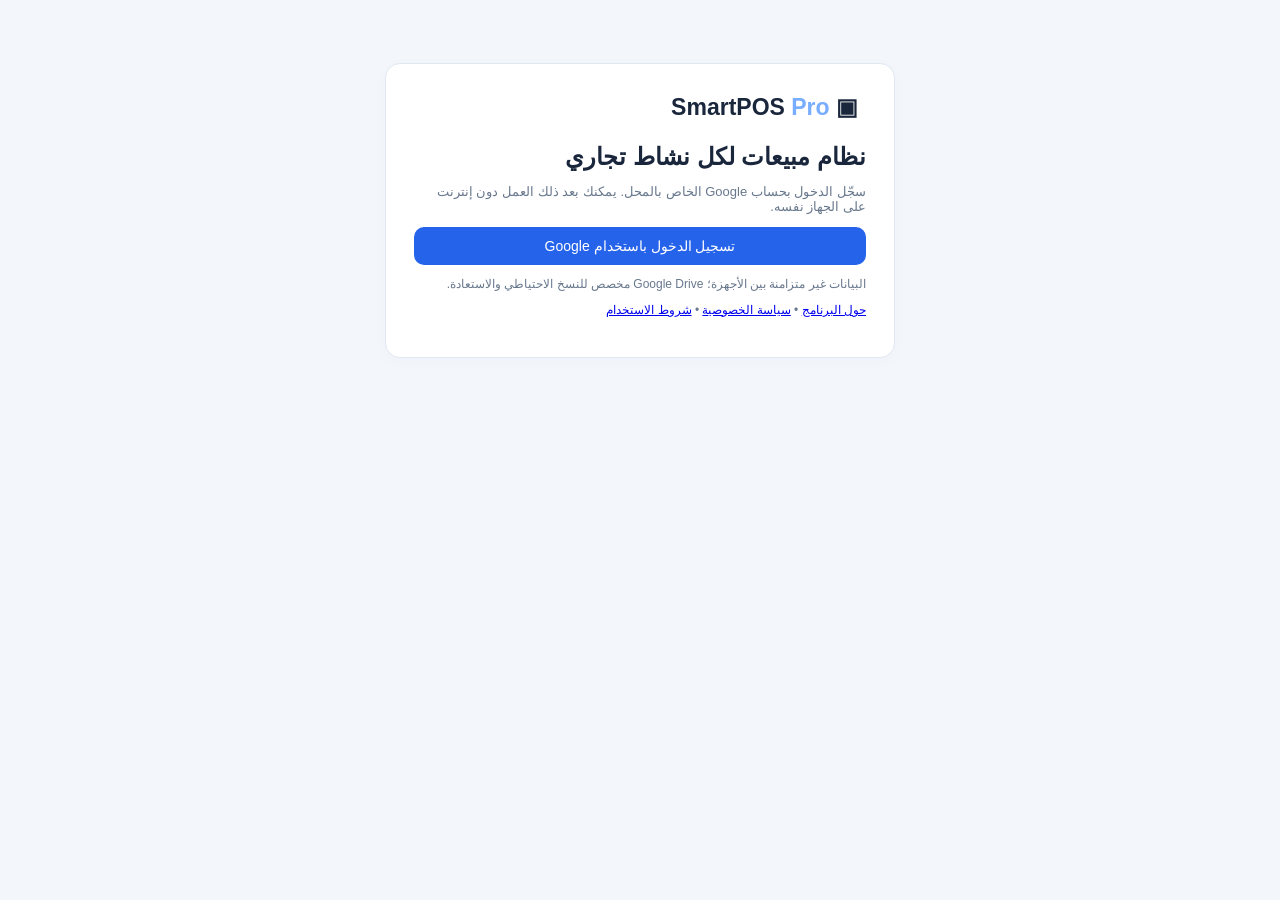
<file: index.html>
<!doctype html>
<html lang="ar" dir="rtl"><head>
<meta charset="UTF-8"><meta name="viewport" content="width=device-width,initial-scale=1">
<meta name="apple-mobile-web-app-capable" content="yes"><meta name="apple-mobile-web-app-status-bar-style" content="default"><meta name="theme-color" content="#111d35">
<meta name="description" content="SmartPOS Pro نظام نقاط بيع ومخزون">
<title>SmartPOS Pro | الإصدار 8</title>
<link rel="icon" href="./icon.svg" type="image/svg+xml"><link rel="manifest" href="./manifest.webmanifest"><link rel="stylesheet" href="./styles.css?v=8">
<script src="https://accounts.google.com/gsi/client" async defer></script>
<script src="./vendor/html5-qrcode.min.js" defer></script><script src="./vendor/JsBarcode.all.min.js" defer></script><script src="./drive.js" defer></script><script src="./app.js?v=8" defer></script>
</head><body>
<div id="signin" class="setup card">
<div class="logo dark">▣ SmartPOS <b>Pro</b></div><h1>نظام مبيعات لكل نشاط تجاري</h1>
<p class="muted">سجّل الدخول بحساب Google الخاص بالمحل. يمكنك بعد ذلك العمل دون إنترنت على الجهاز نفسه.</p>
<button id="btnGoogle" class="primary wide">تسجيل الدخول باستخدام Google</button>
<div id="offlineArea" class="hidden"><hr><p class="muted">الإنترنت غير متاح؟ افتح البيانات المحلية لآخر حساب استخدم هذا الجهاز.</p>
<button id="btnOffline" class="wide">المتابعة دون اتصال</button></div>
<p class="muted small">البيانات غير متزامنة بين الأجهزة؛ Google Drive مخصص للنسخ الاحتياطي والاستعادة.</p><p class="muted small"><a href="./about.html">حول البرنامج</a> • <a href="./privacy.html">سياسة الخصوصية</a> • <a href="./terms.html">شروط الاستخدام</a></p>
</div>
<div id="setup" class="setup card hidden"><div class="logo dark">▣ SmartPOS <b>Pro</b></div><h1>إعداد المحل</h1>
<form id="formSetup"><label>اسم المنشأة<input required id="businessName" maxlength="100" placeholder="مثال: محلات الأمل"></label>
<label>طبيعة النشاط<select id="businessType">
<option value="fashion">ملابس</option><option value="shoes">أحذية</option><option value="restaurant">مطعم ومقهى</option>
<option value="accessories">إكسسوارات</option><option value="market">سوبرماركت</option><option value="electronics">إلكترونيات</option><option value="general">تجارة عامة</option></select></label>
<label>العملة<select id="currency"><option value="₪">شيكل ₪</option><option value="$">دولار $</option><option value="د.أ">دينار أردني</option></select></label>
<button class="primary wide">إنشاء المنشأة</button></form></div>
<div id="shell" class="layout hidden"><aside>
<div class="logo">▣ SmartPOS <b>Pro</b></div><p id="sideName" class="subtle"></p>
<nav id="menu"><button data-page="dashboard">◈ لوحة التحكم</button><button data-page="pos">▣ نقطة البيع</button>
<button data-page="products">▤ المنتجات والمخزون</button><button data-page="sales">▥ الفواتير</button>
<button data-page="reports">▧ التقارير</button><button data-page="settings">⚙ الإعدادات وDrive</button></nav>
<p class="aside-foot">حفظ محلي • نسخ احتياطية عبر Google Drive</p>
</aside><main><header><div><h1 id="title"></h1><p id="subtitle" class="muted"></p></div>
<div class="row"><span id="online" class="chip"></span><button id="newSale" class="primary">+ فاتورة جديدة</button></div></header>
<div id="content"></div></main></div><div id="toast" class="toast hidden" role="status" aria-live="polite"></div>
</body></html>
</file>
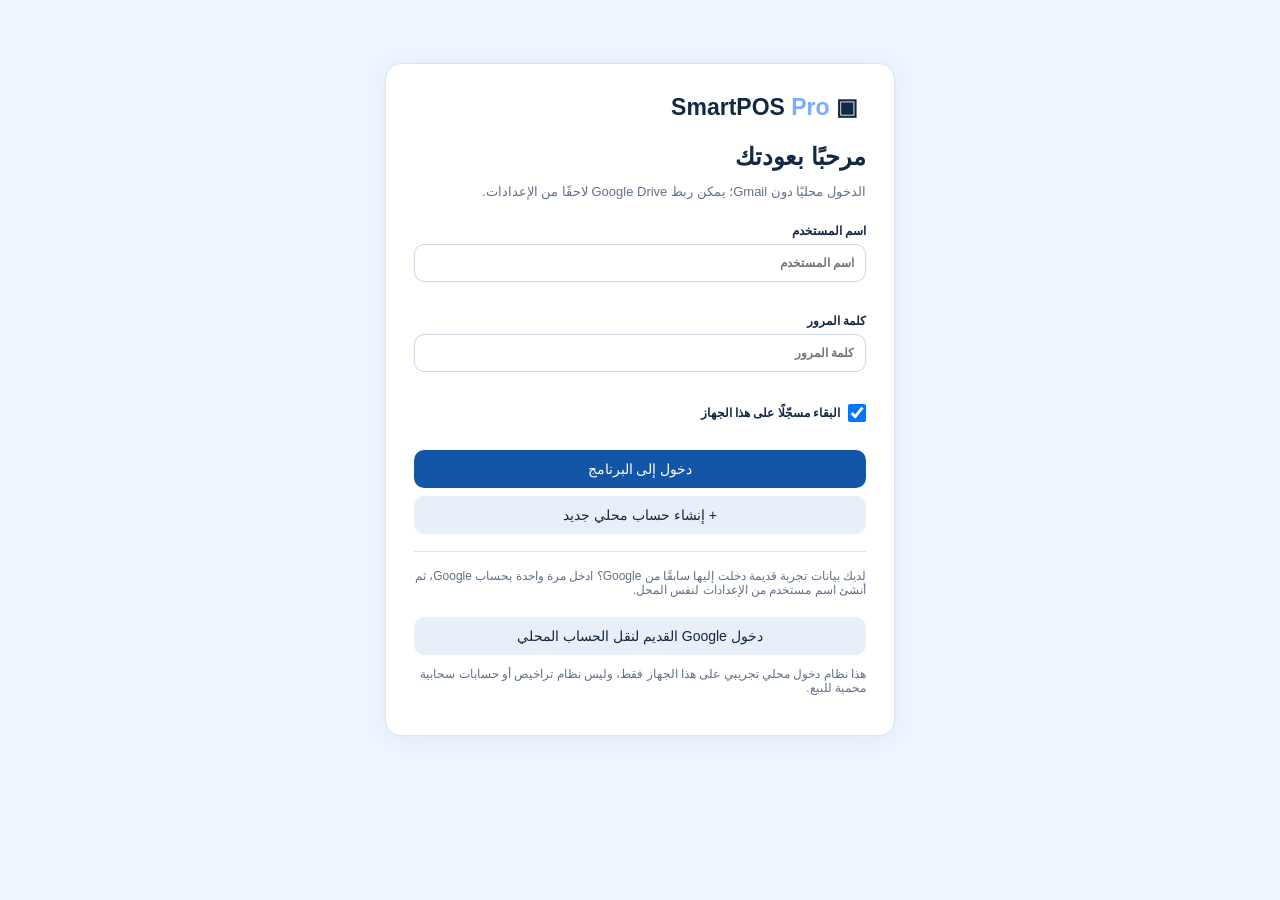
<file: blue-full-preview/index.html>
<!doctype html>
<html lang="ar" dir="rtl"><head><meta charset="utf-8">
<meta name="viewport" content="width=device-width,initial-scale=1">
<meta name="theme-color" content="#1355a7">
<title>SmartPOS Pro — النسخ الذكية V9</title>
<link rel="icon" href="../icon.svg" type="image/svg+xml">
<link rel="manifest" href="./manifest.webmanifest">
<link rel="stylesheet" href="./styles.css?v=9">
<script src="https://accounts.google.com/gsi/client" async defer></script>
<script src="../vendor/html5-qrcode.min.js" defer></script>
<script src="../vendor/JsBarcode.all.min.js" defer></script>
<script src="./drive.js?v=9" defer></script><script src="./app.js?v=9" defer></script>
</head><body>
<div id="signin" class="setup card"><div class="logo dark">▣ SmartPOS <b>Pro</b></div>
<h1>مرحبًا بعودتك</h1><p class="muted">الدخول محليًا دون Gmail؛ يمكن ربط Google Drive لاحقًا من الإعدادات.</p>
<form id="formLocalLogin" class="local-login-form">
<label>اسم المستخدم<input id="localUsername" required autocapitalize="none" spellcheck="false" autocomplete="username" placeholder="اسم المستخدم"></label>
<label>كلمة المرور<input id="localPassword" required type="password" autocomplete="current-password" placeholder="كلمة المرور"></label>
<label class="remember-row"><input id="rememberDevice" type="checkbox" checked> البقاء مسجّلًا على هذا الجهاز</label>
<button id="btnLocalLogin" class="primary wide" type="submit">دخول إلى البرنامج</button></form>
<button id="toggleRegister" class="wide" type="button">+ إنشاء حساب محلي جديد</button>
<div id="registerArea" class="hidden"><hr><form id="formLocalRegister">
<h2>إنشاء حساب تجريبي</h2><label>اسم المستخدم<input id="registerUsername" autocapitalize="none" required pattern="[a-zA-Z0-9_.-]{3,32}" autocomplete="username"></label>
<label>كلمة المرور (8 أحرف على الأقل)<input id="registerPassword" required type="password" minlength="8" autocomplete="new-password"></label>
<button id="btnRegister" class="primary wide" type="submit">إنشاء الحساب وفتح البرنامج</button></form></div>
<hr><p class="muted small">لديك بيانات تجربة قديمة دخلت إليها سابقًا من Google؟ ادخل مرة واحدة بحساب Google، ثم أنشئ اسم مستخدم من الإعدادات لنفس المحل.</p>
<button id="btnGoogle" class="wide" type="button">دخول Google القديم لنقل الحساب المحلي</button>
<p class="muted small">هذا نظام دخول محلي تجريبي على هذا الجهاز فقط، وليس نظام تراخيص أو حسابات سحابية محمية للبيع.</p></div>
<div id="setup" class="setup card hidden"><div class="logo dark">▣ SmartPOS <b>Pro</b></div><h1>إعداد محل تجريبي</h1>
<form id="formSetup"><label>اسم المنشأة<input required id="businessName" maxlength="100"></label>
<label>طبيعة النشاط<select id="businessType"><option value="fashion">ملابس</option><option value="shoes">أحذية</option><option value="restaurant">مطعم ومقهى</option><option value="accessories">إكسسوارات</option><option value="market">سوبرماركت</option><option value="electronics">إلكترونيات</option><option value="general">تجارة عامة</option></select></label>
<label>العملة<select id="currency"><option value="₪">شيكل ₪</option><option value="$">دولار $</option><option value="د.أ">دينار أردني</option></select></label><button class="primary wide">إنشاء المحل</button></form></div>
<div id="shell" class="layout hidden"><aside><div class="logo">▣ SmartPOS <b>Pro</b></div><p id="sideName" class="subtle"></p>
<nav id="menu"><button data-page="dashboard">◈ لوحة التحكم</button><button data-page="pos">▣ نقطة البيع</button><button data-page="products">▤ المنتجات والمخزون</button><button data-page="sales">▥ الفواتير</button><button data-page="reports">▧ التقارير</button><button data-page="settings">⚙ الإعدادات وDrive</button></nav>
<p class="aside-foot">تجربة تصميم كاملة — لا تغيّر بيانات البرنامج الأساسي</p></aside>
<main><header><div><h1 id="title"></h1><p id="subtitle" class="muted"></p></div>
<div class="row"><span id="online" class="chip"></span><button id="newSale" class="primary">+ فاتورة جديدة</button></div></header>
<div id="content"></div></main></div><div id="toast" class="toast hidden" role="status" aria-live="polite"></div>
</body></html>
</file>
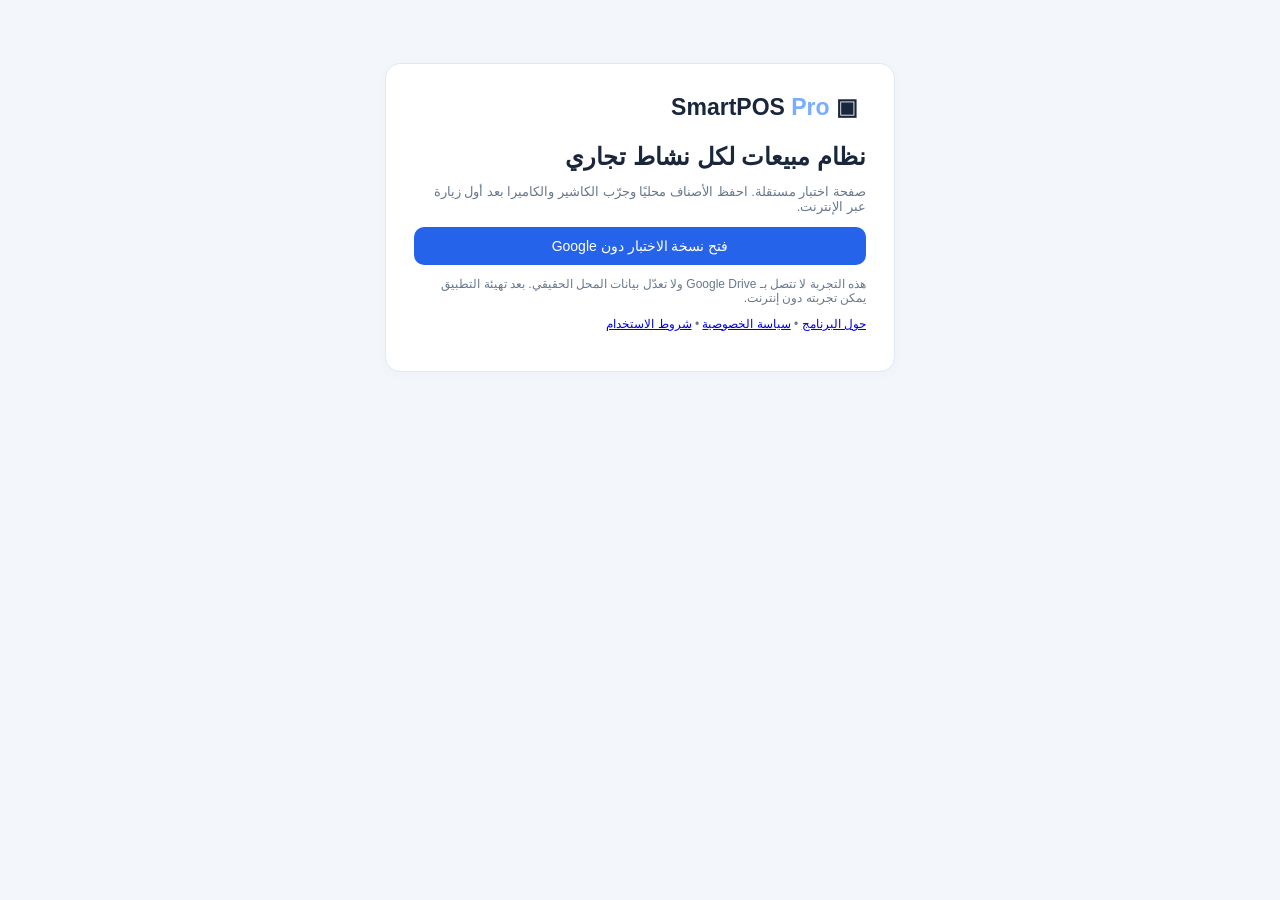
<file: offline-test/index.html>
<!doctype html>
<html lang="ar" dir="rtl"><head>
<meta charset="UTF-8"><meta name="viewport" content="width=device-width,initial-scale=1">
<meta name="theme-color" content="#111d35">
<meta name="description" content="SmartPOS Pro نظام نقاط بيع ومخزون">
<title>SmartPOS Pro</title>
<link rel="icon" href="./icon.svg" type="image/svg+xml"><link rel="manifest" href="./manifest.webmanifest"><link rel="stylesheet" href="./styles.css">

<script src="./drive-demo.js" defer></script><script src="./app.js" defer></script><script src="./enhance.js" defer></script>
</head><body>
<div id="signin" class="setup card">
<div class="logo dark">▣ SmartPOS <b>Pro</b></div><h1>نظام مبيعات لكل نشاط تجاري</h1>
<p class="muted">صفحة اختبار مستقلة. احفظ الأصناف محليًا وجرّب الكاشير والكاميرا بعد أول زيارة عبر الإنترنت.</p>
<button id="btnGoogle" class="primary wide">فتح نسخة التجربة دون Google</button>
<div id="offlineArea" class="hidden"><hr><p class="muted">الإنترنت غير متاح؟ افتح البيانات المحلية لآخر حساب استخدم هذا الجهاز.</p>
<button id="btnOffline" class="wide">المتابعة دون اتصال</button></div>
<p class="muted small">هذه التجربة لا تتصل بـ Google Drive ولا تعدّل بيانات المحل الحقيقي. بعد تهيئة التطبيق يمكن تجربته دون إنترنت.</p><p class="muted small"><a href="./about.html">حول البرنامج</a> • <a href="./privacy.html">سياسة الخصوصية</a> • <a href="./terms.html">شروط الاستخدام</a></p>
</div>
<div id="setup" class="setup card hidden"><div class="logo dark">▣ SmartPOS <b>Pro</b></div><h1>إعداد المحل</h1>
<form id="formSetup"><label>اسم المنشأة<input required id="businessName" maxlength="100" placeholder="مثال: محلات الأمل"></label>
<label>طبيعة النشاط<select id="businessType">
<option value="fashion">ملابس</option><option value="shoes">أحذية</option><option value="restaurant">مطعم ومقهى</option>
<option value="accessories">إكسسوارات</option><option value="market">سوبرماركت</option><option value="electronics">إلكترونيات</option><option value="general">تجارة عامة</option></select></label>
<label>العملة<select id="currency"><option value="₪">شيكل ₪</option><option value="$">دولار $</option><option value="د.أ">دينار أردني</option></select></label>
<button class="primary wide">إنشاء المنشأة</button></form></div>
<div id="shell" class="layout hidden"><aside>
<div class="logo">▣ SmartPOS <b>Pro</b></div><p id="sideName" class="subtle"></p>
<nav id="menu"><button data-page="dashboard">◈ لوحة التحكم</button><button data-page="pos">▣ نقطة البيع</button>
<button data-page="products">▤ المنتجات والمخزون</button><button data-page="sales">▥ الفواتير</button>
<button data-page="reports">▧ التقارير</button><button data-page="settings">⚙ الإعدادات وDrive</button></nav>
<p class="aside-foot">البيانات محفوظة على هذا الجهاز فقط</p>
</aside><main><header><div><h1 id="title"></h1><p id="subtitle" class="muted"></p></div>
<div class="row"><span id="online" class="chip"></span><button id="newSale" class="primary">+ فاتورة جديدة</button></div></header>
<div id="content"></div></main></div><div id="cameraOverlay" class="camera-overlay hidden" role="dialog" aria-modal="true" aria-label="قارئ الباركود"><div class="camera-modal"><div class="camera-heading"><h2>مسح الباركود بالكاميرا</h2><button id="cameraClose" type="button">إغلاق ✕</button></div><p id="cameraStatus" class="muted">اضغط تشغيل الكاميرا لبدء المسح.</p><div id="cameraReader"></div><div class="row" style="margin-top:12px"><button type="button" id="cameraStart" class="primary">تشغيل الكاميرا</button><button type="button" id="cameraStop">إيقاف الكاميرا</button></div></div></div><div id="toast" class="toast hidden" role="status" aria-live="polite"></div>
</body></html>
</file>
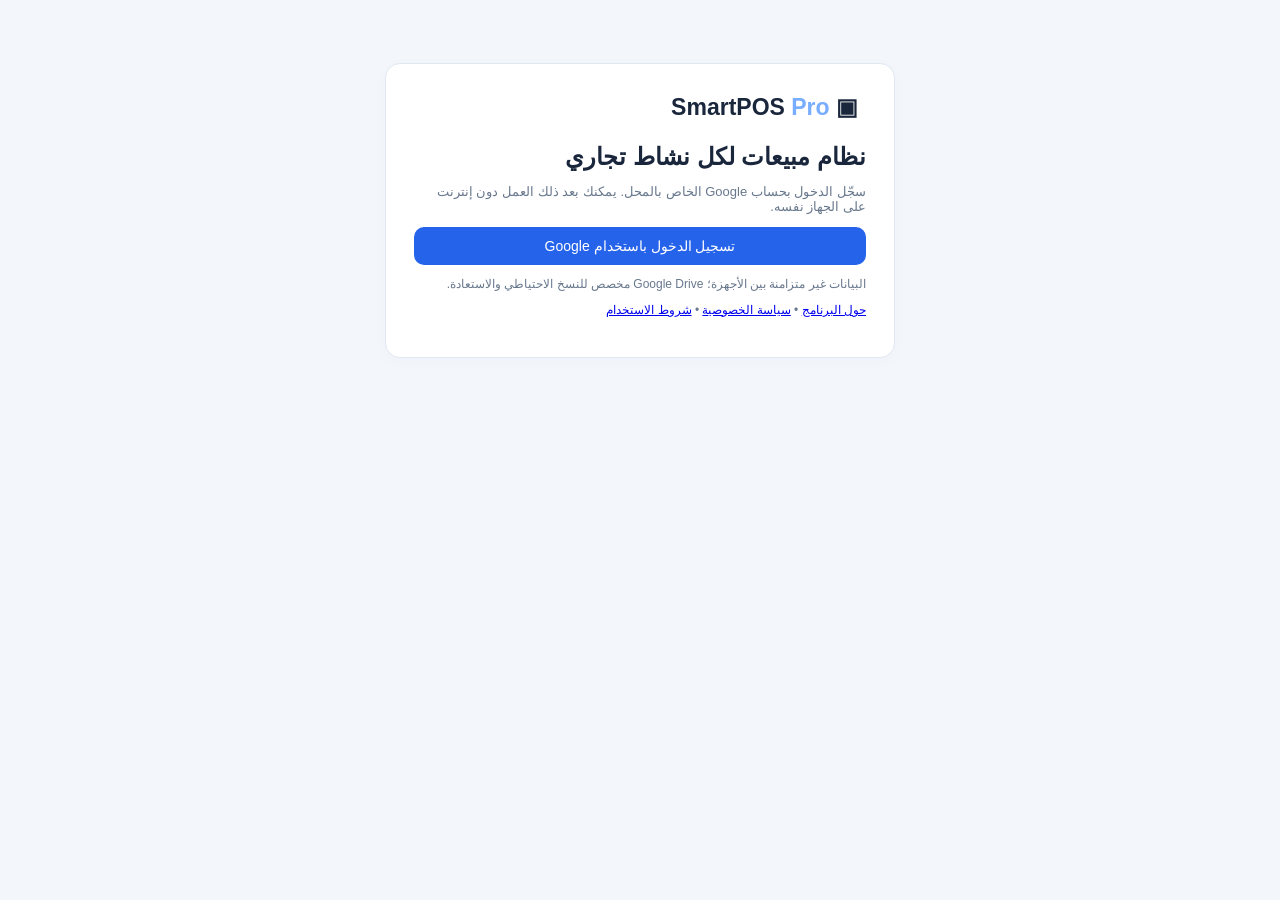
<file: preview-mobile/index.html>
<!doctype html>
<html lang="ar" dir="rtl"><head>
<meta charset="UTF-8"><meta name="viewport" content="width=device-width,initial-scale=1">
<meta name="apple-mobile-web-app-capable" content="yes"><meta name="apple-mobile-web-app-status-bar-style" content="default"><meta name="theme-color" content="#111d35">
<meta name="description" content="SmartPOS Pro نظام نقاط بيع ومخزون">
<title>SmartPOS Pro | Mobile v9</title>
<link rel="icon" href="./icon.svg" type="image/svg+xml"><link rel="manifest" href="./manifest.webmanifest"><link rel="stylesheet" href="./styles.css?v=9">
<script src="https://accounts.google.com/gsi/client" async defer></script>
<script src="./vendor/html5-qrcode.min.js" defer></script><script src="./vendor/JsBarcode.all.min.js" defer></script><script src="./drive.js" defer></script><script src="./app.js?v=9" defer></script>
</head><body>
<div id="signin" class="setup card">
<div class="logo dark">▣ SmartPOS <b>Pro</b></div><h1>نظام مبيعات لكل نشاط تجاري</h1>
<p class="muted">سجّل الدخول بحساب Google الخاص بالمحل. يمكنك بعد ذلك العمل دون إنترنت على الجهاز نفسه.</p>
<button id="btnGoogle" class="primary wide">تسجيل الدخول باستخدام Google</button>
<div id="offlineArea" class="hidden"><hr><p class="muted">الإنترنت غير متاح؟ افتح البيانات المحلية لآخر حساب استخدم هذا الجهاز.</p>
<button id="btnOffline" class="wide">المتابعة دون اتصال</button></div>
<p class="muted small">البيانات غير متزامنة بين الأجهزة؛ Google Drive مخصص للنسخ الاحتياطي والاستعادة.</p><p class="muted small"><a href="../about.html">حول البرنامج</a> • <a href="../privacy.html">سياسة الخصوصية</a> • <a href="../terms.html">شروط الاستخدام</a></p>
</div>
<div id="setup" class="setup card hidden"><div class="logo dark">▣ SmartPOS <b>Pro</b></div><h1>إعداد المحل</h1>
<form id="formSetup"><label>اسم المنشأة<input required id="businessName" maxlength="100" placeholder="مثال: محلات الأمل"></label>
<label>طبيعة النشاط<select id="businessType">
<option value="fashion">ملابس</option><option value="shoes">أحذية</option><option value="restaurant">مطعم ومقهى</option>
<option value="accessories">إكسسوارات</option><option value="market">سوبرماركت</option><option value="electronics">إلكترونيات</option><option value="general">تجارة عامة</option></select></label>
<label>العملة<select id="currency"><option value="₪">شيكل ₪</option><option value="$">دولار $</option><option value="د.أ">دينار أردني</option></select></label>
<button class="primary wide">إنشاء المنشأة</button></form></div>
<div id="shell" class="layout hidden"><aside>
<div class="logo">▣ SmartPOS <b>Pro</b></div><p id="sideName" class="subtle"></p>
<nav id="menu"><button data-page="dashboard">◈ لوحة التحكم</button><button data-page="pos">▣ نقطة البيع</button>
<button data-page="products">▤ المنتجات والمخزون</button><button data-page="sales">▥ الفواتير</button>
<button data-page="reports">▧ التقارير</button><button data-page="settings">⚙ الإعدادات وDrive</button></nav>
<p class="aside-foot">حفظ محلي • نسخ احتياطية عبر Google Drive</p>
</aside><main><header><div><h1 id="title"></h1><p id="subtitle" class="muted"></p></div>
<div class="row"><span id="online" class="chip"></span><button id="newSale" class="primary">+ فاتورة جديدة</button></div></header>
<div id="content"></div></main></div><div id="toast" class="toast hidden" role="status" aria-live="polite"></div>
</body></html>
</file>
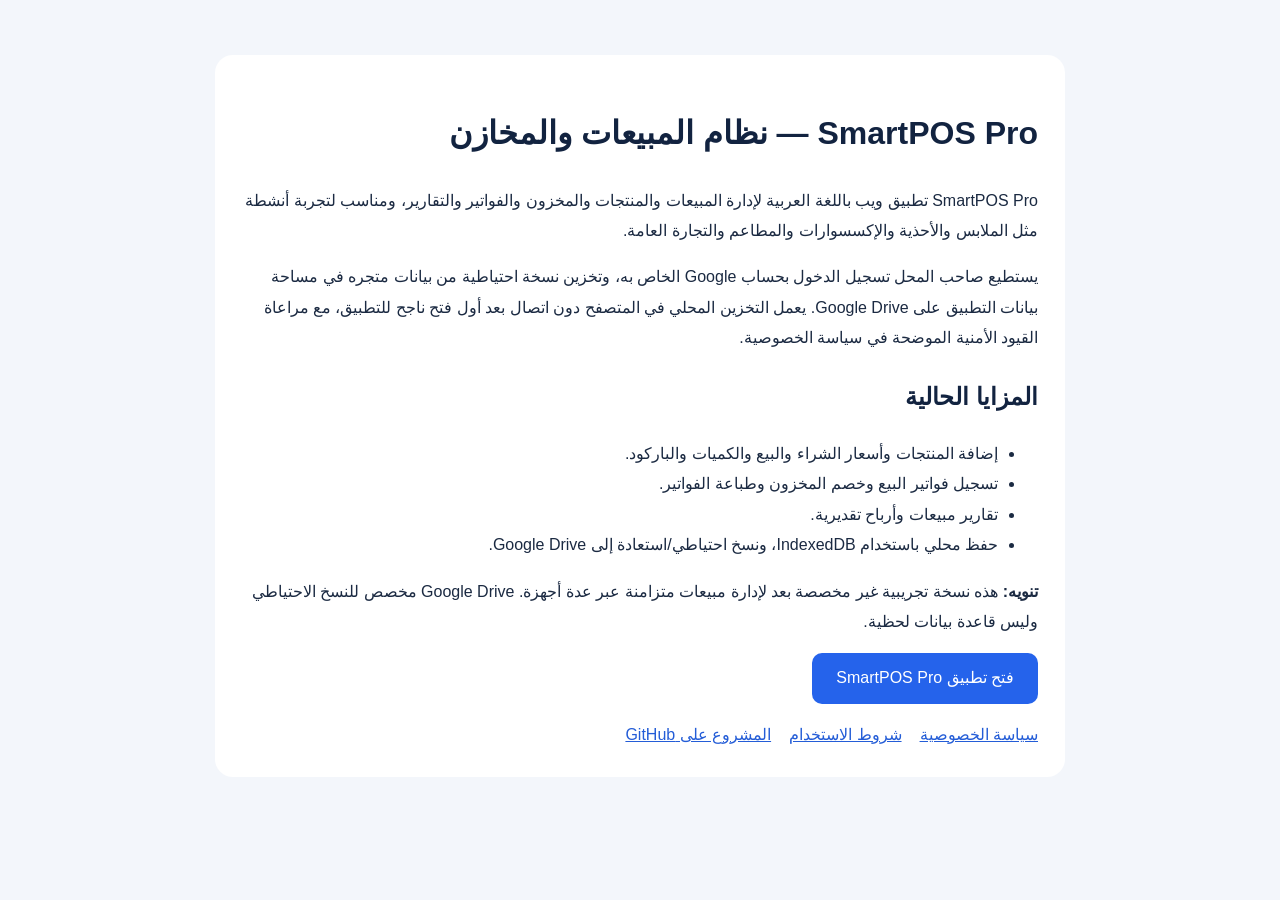
<file: about.html>
<!doctype html><html lang="ar" dir="rtl"><head><meta charset="utf-8"><meta name="viewport" content="width=device-width,initial-scale=1"><title>SmartPOS Pro — الموقع الرسمي للتطبيق</title><meta name="description" content="SmartPOS Pro برنامج مبيعات ومخزون عربي تجريبي مع نسخ احتياطي خاص بكل صاحب محل على Google Drive"><style>body{font:16px/1.9 Tahoma,Arial,sans-serif;max-width:850px;padding:25px;margin:30px auto;color:#1b2a42;background:#f3f6fb}.card{background:white;padding:27px;border-radius:18px}h1,h2{color:#122340}a{color:#245dd7}nav{display:flex;gap:18px;flex-wrap:wrap}button,.btn{display:inline-block;background:#2563eb;color:white;padding:10px 24px;border-radius:10px;text-decoration:none}</style></head><body><div class="card"><h1>SmartPOS Pro — نظام المبيعات والمخازن</h1><p>SmartPOS Pro تطبيق ويب باللغة العربية لإدارة المبيعات والمنتجات والمخزون والفواتير والتقارير، ومناسب لتجربة أنشطة مثل الملابس والأحذية والإكسسوارات والمطاعم والتجارة العامة.</p><p>يستطيع صاحب المحل تسجيل الدخول بحساب Google الخاص به، وتخزين نسخة احتياطية من بيانات متجره في مساحة بيانات التطبيق على Google Drive. يعمل التخزين المحلي في المتصفح دون اتصال بعد أول فتح ناجح للتطبيق، مع مراعاة القيود الأمنية الموضحة في سياسة الخصوصية.</p><h2>المزايا الحالية</h2><ul><li>إضافة المنتجات وأسعار الشراء والبيع والكميات والباركود.</li><li>تسجيل فواتير البيع وخصم المخزون وطباعة الفواتير.</li><li>تقارير مبيعات وأرباح تقديرية.</li><li>حفظ محلي باستخدام IndexedDB، ونسخ احتياطي/استعادة إلى Google Drive.</li></ul><p><strong>تنويه:</strong> هذه نسخة تجريبية غير مخصصة بعد لإدارة مبيعات متزامنة عبر عدة أجهزة. Google Drive مخصص للنسخ الاحتياطي وليس قاعدة بيانات لحظية.</p><p><a class="btn" href="./">فتح تطبيق SmartPOS Pro</a></p><nav><a href="./privacy.html">سياسة الخصوصية</a><a href="./terms.html">شروط الاستخدام</a><a href="https://github.com/mohammadymakhlouf-dev/smartPospro">المشروع على GitHub</a></nav></div></body></html>
</file>
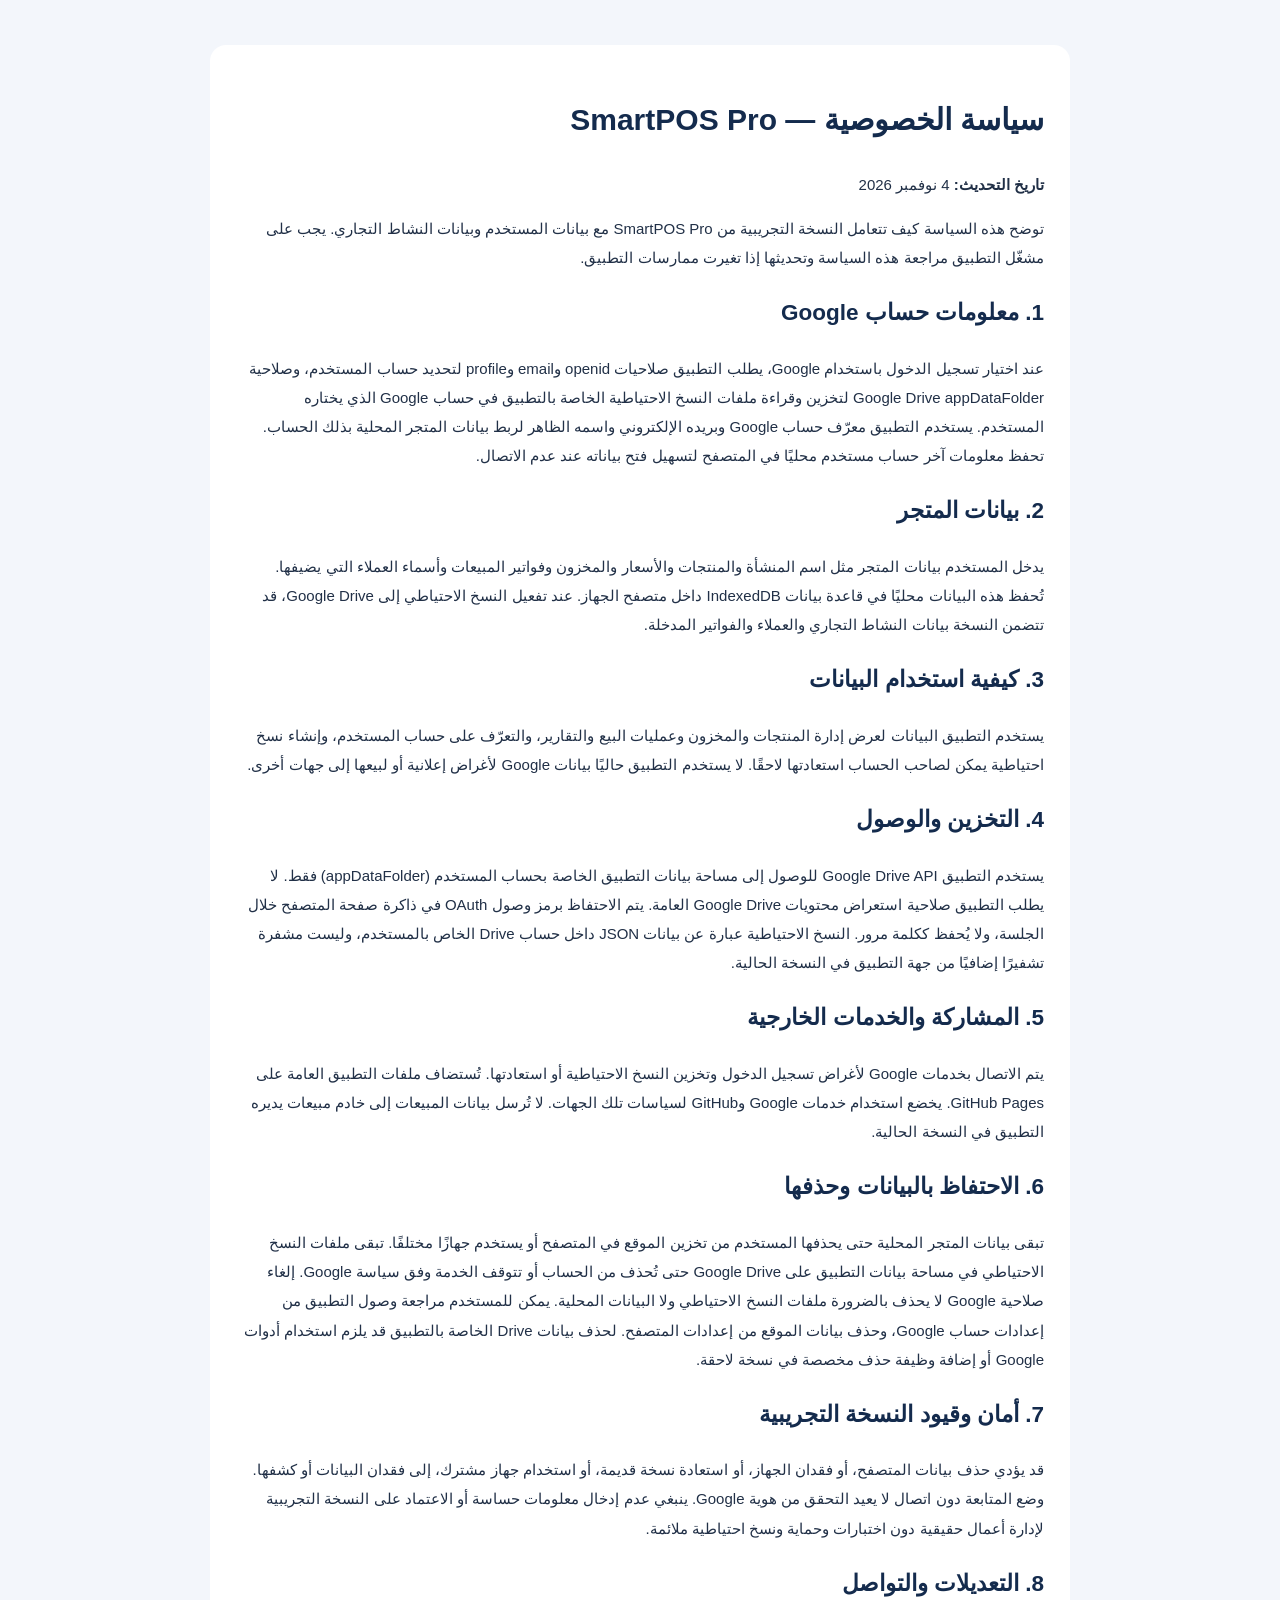
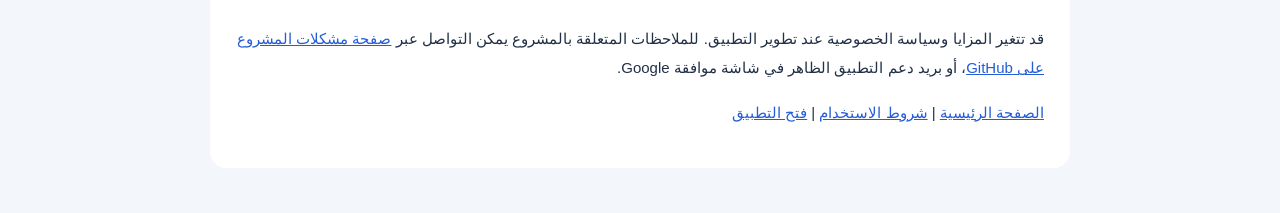
<file: privacy.html>
<!doctype html><html lang="ar" dir="rtl"><head><meta charset="utf-8"><meta name="viewport" content="width=device-width,initial-scale=1"><title>سياسة الخصوصية | SmartPOS Pro</title><style>body{font:15px/1.95 Tahoma,Arial,sans-serif;background:#f3f6fb;color:#213047;max-width:860px;padding:20px;margin:25px auto}main{background:white;padding:26px;border-radius:16px}h1,h2{color:#142b4d}a{color:#245dd7}</style></head><body><main><h1>سياسة الخصوصية — SmartPOS Pro</h1><p><strong>تاريخ التحديث:</strong> 4 نوفمبر 2026</p><p>توضح هذه السياسة كيف تتعامل النسخة التجريبية من SmartPOS Pro مع بيانات المستخدم وبيانات النشاط التجاري. يجب على مشغّل التطبيق مراجعة هذه السياسة وتحديثها إذا تغيرت ممارسات التطبيق.</p><h2>1. معلومات حساب Google</h2><p>عند اختيار تسجيل الدخول باستخدام Google، يطلب التطبيق صلاحيات openid وemail وprofile لتحديد حساب المستخدم، وصلاحية Google Drive appDataFolder لتخزين وقراءة ملفات النسخ الاحتياطية الخاصة بالتطبيق في حساب Google الذي يختاره المستخدم. يستخدم التطبيق معرّف حساب Google وبريده الإلكتروني واسمه الظاهر لربط بيانات المتجر المحلية بذلك الحساب. تحفظ معلومات آخر حساب مستخدم محليًا في المتصفح لتسهيل فتح بياناته عند عدم الاتصال.</p><h2>2. بيانات المتجر</h2><p>يدخل المستخدم بيانات المتجر مثل اسم المنشأة والمنتجات والأسعار والمخزون وفواتير المبيعات وأسماء العملاء التي يضيفها. تُحفظ هذه البيانات محليًا في قاعدة بيانات IndexedDB داخل متصفح الجهاز. عند تفعيل النسخ الاحتياطي إلى Google Drive، قد تتضمن النسخة بيانات النشاط التجاري والعملاء والفواتير المدخلة.</p><h2>3. كيفية استخدام البيانات</h2><p>يستخدم التطبيق البيانات لعرض إدارة المنتجات والمخزون وعمليات البيع والتقارير، والتعرّف على حساب المستخدم، وإنشاء نسخ احتياطية يمكن لصاحب الحساب استعادتها لاحقًا. لا يستخدم التطبيق حاليًا بيانات Google لأغراض إعلانية أو لبيعها إلى جهات أخرى.</p><h2>4. التخزين والوصول</h2><p>يستخدم التطبيق Google Drive API للوصول إلى مساحة بيانات التطبيق الخاصة بحساب المستخدم (appDataFolder) فقط. لا يطلب التطبيق صلاحية استعراض محتويات Google Drive العامة. يتم الاحتفاظ برمز وصول OAuth في ذاكرة صفحة المتصفح خلال الجلسة، ولا يُحفظ ككلمة مرور. النسخ الاحتياطية عبارة عن بيانات JSON داخل حساب Drive الخاص بالمستخدم، وليست مشفرة تشفيرًا إضافيًا من جهة التطبيق في النسخة الحالية.</p><h2>5. المشاركة والخدمات الخارجية</h2><p>يتم الاتصال بخدمات Google لأغراض تسجيل الدخول وتخزين النسخ الاحتياطية أو استعادتها. تُستضاف ملفات التطبيق العامة على GitHub Pages. يخضع استخدام خدمات Google وGitHub لسياسات تلك الجهات. لا تُرسل بيانات المبيعات إلى خادم مبيعات يديره التطبيق في النسخة الحالية.</p><h2>6. الاحتفاظ بالبيانات وحذفها</h2><p>تبقى بيانات المتجر المحلية حتى يحذفها المستخدم من تخزين الموقع في المتصفح أو يستخدم جهازًا مختلفًا. تبقى ملفات النسخ الاحتياطي في مساحة بيانات التطبيق على Google Drive حتى تُحذف من الحساب أو تتوقف الخدمة وفق سياسة Google. إلغاء صلاحية Google لا يحذف بالضرورة ملفات النسخ الاحتياطي ولا البيانات المحلية. يمكن للمستخدم مراجعة وصول التطبيق من إعدادات حساب Google، وحذف بيانات الموقع من إعدادات المتصفح. لحذف بيانات Drive الخاصة بالتطبيق قد يلزم استخدام أدوات Google أو إضافة وظيفة حذف مخصصة في نسخة لاحقة.</p><h2>7. أمان وقيود النسخة التجريبية</h2><p>قد يؤدي حذف بيانات المتصفح، أو فقدان الجهاز، أو استعادة نسخة قديمة، أو استخدام جهاز مشترك، إلى فقدان البيانات أو كشفها. وضع المتابعة دون اتصال لا يعيد التحقق من هوية Google. ينبغي عدم إدخال معلومات حساسة أو الاعتماد على النسخة التجريبية لإدارة أعمال حقيقية دون اختبارات وحماية ونسخ احتياطية ملائمة.</p><h2>8. التعديلات والتواصل</h2><p>قد تتغير المزايا وسياسة الخصوصية عند تطوير التطبيق. للملاحظات المتعلقة بالمشروع يمكن التواصل عبر <a href="https://github.com/mohammadymakhlouf-dev/smartPospro/issues">صفحة مشكلات المشروع على GitHub</a>، أو بريد دعم التطبيق الظاهر في شاشة موافقة Google.</p><p><a href="./about.html">الصفحة الرئيسية</a> | <a href="./terms.html">شروط الاستخدام</a> | <a href="./">فتح التطبيق</a></p></main></body></html>
</file>
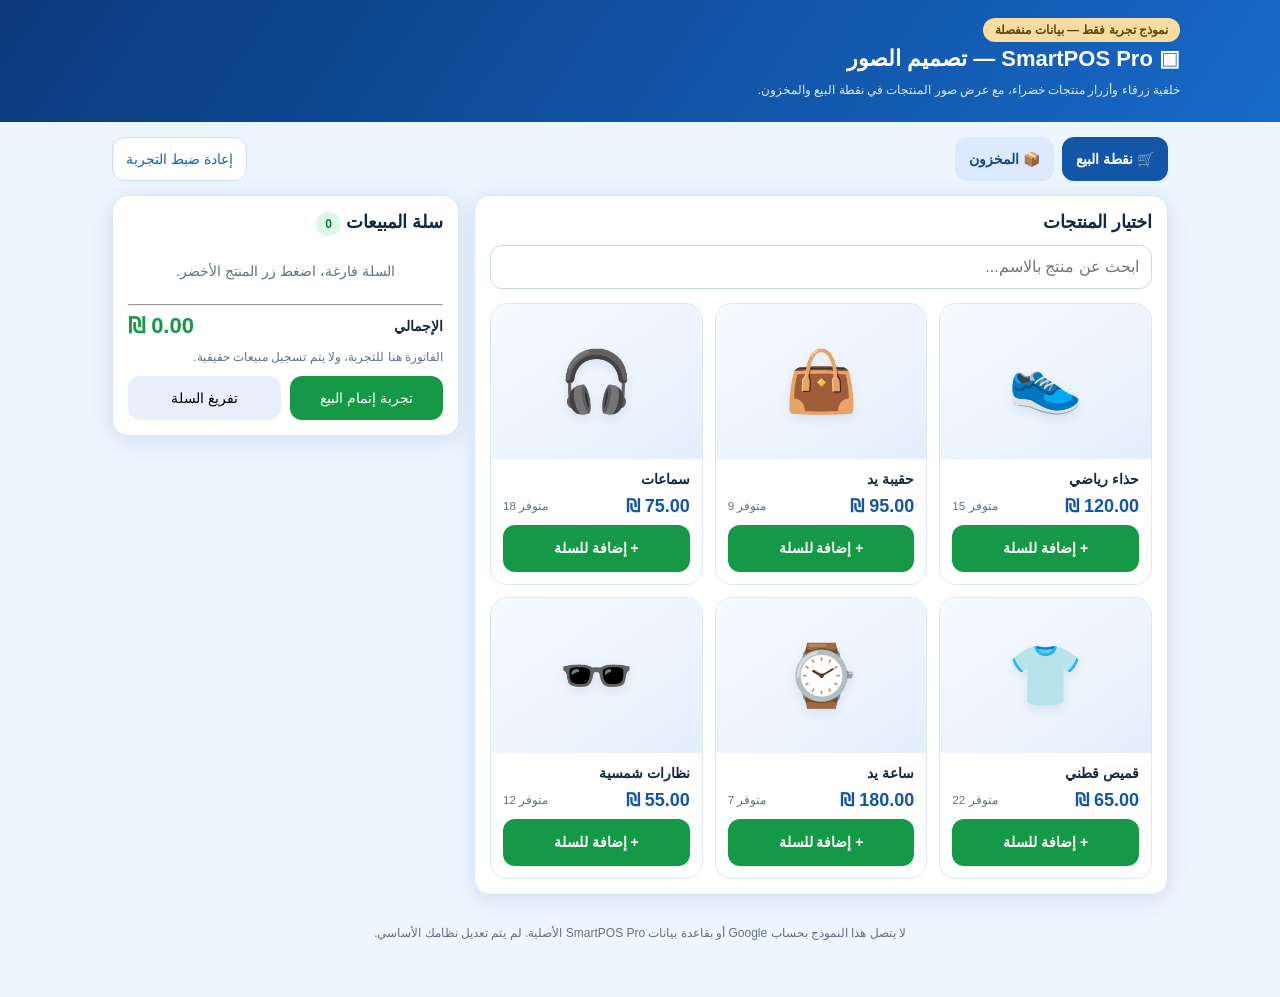
<file: product-images-preview.html>
<!doctype html>
<html lang="ar" dir="rtl"><head><meta charset="utf-8"><meta name="viewport" content="width=device-width,initial-scale=1,viewport-fit=cover"><meta name="theme-color" content="#1355a7"><title>SmartPOS Pro — تجربة صور المنتجات</title>
<style>
:root{--blue:#1355a7;--light:#eaf3ff;--green:#159947;--dark:#122843;--muted:#617189;--line:#d9e5f5}
*{box-sizing:border-box}[hidden]{display:none!important}body{font-family:Tahoma,Arial,sans-serif;background:#edf5ff;color:var(--dark);margin:0;font-size:14px}button,input{font:inherit}button{cursor:pointer;border:0;border-radius:12px;padding:11px 14px;min-height:44px}button:focus-visible,input:focus-visible{outline:3px solid #76acff}
.top{background:linear-gradient(125deg,#0b397b,#1769c8);color:#fff;padding:18px 14px 20px}.wrap{max-width:1080px;margin:auto}.top h1{font-size:22px;margin:4px 0 8px}.top p{margin:0;color:#dfeaff;line-height:1.8;font-size:12px}.demo{background:#f9dca2;color:#664008;border-radius:99px;padding:5px 12px;font-size:12px;display:inline-block;font-weight:bold}
.content{padding:15px 12px 40px}.bar{display:flex;gap:10px;align-items:center;flex-wrap:wrap;justify-content:space-between;margin-bottom:14px}.tabs{display:flex;gap:8px}.tabs button{background:#dce9ff;color:#184986;font-weight:bold}.tabs button.active{background:var(--blue);color:white}.card{background:white;border:1px solid var(--line);border-radius:16px;padding:15px;box-shadow:0 4px 22px #1d4b8620;margin-bottom:14px}h2{font-size:18px;margin:0 0 12px}.hint{color:var(--muted);line-height:1.8;margin:8px 0;font-size:12px}.filter{width:100%;border:1px solid #c9d7eb;border-radius:12px;padding:12px;margin:0 0 14px;font-size:16px}
.catalog{display:grid;grid-template-columns:repeat(3,minmax(0,1fr));gap:12px}.item{background:#fff;border:1px solid #dbe7f5;border-radius:17px;overflow:hidden;display:flex;flex-direction:column;min-width:0}.photo{height:155px;background:linear-gradient(145deg,#f7fbff,#e4eefb);display:flex;align-items:center;justify-content:center;position:relative;overflow:hidden}.photo img{height:100%;width:100%;object-fit:cover}.photo .emoji{font-size:60px;filter:drop-shadow(0 4px 5px #10326618)}.item-body{padding:12px;display:flex;flex:1;flex-direction:column;gap:8px}.item b{font-size:14px;overflow-wrap:anywhere}.item small{color:var(--muted)}.price{font-size:18px;font-weight:800;color:var(--blue)}.product-btn{background:var(--green);color:white;width:100%;font-weight:800;min-height:47px;margin-top:auto}.product-btn:active{background:#0e6935}
.row{display:flex;align-items:center;justify-content:space-between;gap:8px}.count{background:#dff7e9;padding:5px 9px;color:#187341;border-radius:99px;font-size:12px}.stock{color:var(--muted);font-size:12px}.photo-btn{background:#e6f0ff;color:#174b96;width:100%;font-weight:bold}.photo-btn strong{font-size:13px}
.cart-row{display:flex;justify-content:space-between;align-items:center;gap:8px;padding:9px 0;border-bottom:1px solid #ecf0f6}.cart-row button{background:#fff0f0;color:#b33434;padding:6px 10px;min-height:36px}.cart-total{font-size:22px;color:var(--green);font-weight:800}.cart-actions{display:flex;gap:9px;flex-wrap:wrap}.cart-actions button{flex:1;background:#e8effb}.cart-actions button:first-child{background:var(--green);color:white}.inventory{display:grid;grid-template-columns:repeat(2,minmax(0,1fr));gap:12px}.inventory .photo{height:160px}.inventory .item-body{gap:9px}.pill{background:#fff;color:#1264bd;border:1px solid #c5dcfb;padding:9px 13px}.back{color:white;text-decoration:underline;text-underline-offset:3px}.empty{color:var(--muted);text-align:center;padding:18px}.footer{font-size:12px;color:var(--muted);text-align:center;margin:17px}
#flash{position:fixed;bottom:18px;left:14px;right:14px;max-width:450px;margin:auto;padding:13px 16px;background:#102f55;color:#fff;border-radius:13px;z-index:5;display:none;text-align:center;box-shadow:0 12px 24px #0004}
@media(min-width:850px){.split{display:grid;grid-template-columns:minmax(0,1.5fr) minmax(300px,.75fr);gap:15px}.split .cart{position:sticky;top:15px;align-self:start}.inventory{grid-template-columns:repeat(3,minmax(0,1fr))}}
@media(max-width:600px){.catalog{grid-template-columns:repeat(2,minmax(0,1fr));gap:8px}.photo{height:130px}.item-body{padding:10px}.item b{font-size:13px}.price{font-size:16px}.inventory .photo{height:120px}}
@media(max-width:370px){.photo{height:110px}.item-body{padding:8px}.bar{align-items:stretch}.tabs{width:100%}.tabs button{flex:1}}
</style></head><body>
<header class="top"><div class="wrap"><span class="demo">نموذج تجربة فقط — بيانات منفصلة</span><h1>▣ SmartPOS <b>Pro</b> — تصميم الصور</h1><p>خلفية زرقاء وأزرار منتجات خضراء، مع عرض صور المنتجات في نقطة البيع والمخزون.</p></div></header>
<main class="wrap content"><div class="bar"><div class="tabs"><button id="tabPos" class="active" type="button">🛒 نقطة البيع</button><button id="tabStock" type="button">📦 المخزون</button></div><button class="pill" id="reset" type="button">إعادة ضبط التجربة</button></div>
<div id="posPage" class="split"><section><div class="card"><h2>اختيار المنتجات</h2><input id="searchPos" class="filter" placeholder="ابحث عن منتج بالاسم..." autocomplete="off"><div id="posList" class="catalog"></div></div></section><aside class="card cart"><h2>سلة المبيعات <span id="cartCount" class="count">0</span></h2><div id="cartList" class="empty">السلة فارغة، اضغط زر المنتج الأخضر.</div><hr><div class="row"><b>الإجمالي</b><span id="total" class="cart-total">0.00 ₪</span></div><p class="hint">الفاتورة هنا للتجربة، ولا يتم تسجيل مبيعات حقيقية.</p><div class="cart-actions"><button id="checkout" type="button">تجربة إتمام البيع</button><button id="clear" type="button">تفريغ السلة</button></div></aside></div>
<div id="stockPage" hidden><section class="card"><h2>المنتجات والمخزون</h2><p class="hint">اضغط «إضافة / تغيير الصورة» لأي منتج لتجربته بصورة حقيقية من معرض الهاتف أو الكاميرا. تبقى الصورة داخل هذه التجربة فقط.</p><input id="searchStock" class="filter" placeholder="ابحث في المخزون..." autocomplete="off"><div id="stockList" class="inventory"></div></section></div>
<p class="footer">لا يتصل هذا النموذج بحساب Google أو بقاعدة بيانات SmartPOS Pro الأصلية. لم يتم تعديل نظامك الأساسي.</p>
<input type="file" id="picker" accept="image/*" style="display:none"><div id="flash" role="status" aria-live="polite"></div>
</main>
<script>
"use strict";
var KEY="smartpos-image-design-demo-v1";
var seed=[{id:"1",name:"حذاء رياضي",price:120,stock:15,icon:"👟"},{id:"2",name:"حقيبة يد",price:95,stock:9,icon:"👜"},{id:"3",name:"سماعات",price:75,stock:18,icon:"🎧"},{id:"4",name:"قميص قطني",price:65,stock:22,icon:"👕"},{id:"5",name:"ساعة يد",price:180,stock:7,icon:"⌚"},{id:"6",name:"نظارات شمسية",price:55,stock:12,icon:"🕶️"}];
var pics={};try{pics=JSON.parse(localStorage.getItem(KEY)||"{}")||{}}catch(e){}
var cart={},selectedId=null,active="pos",timer=null;
function el(id){return document.getElementById(id)}
function money(x){return Number(x).toFixed(2)+" ₪"}
function escapeHtml(x){return String(x).replace(/[&<>"']/g,function(c){return {"&":"&amp;","<":"&lt;",">":"&gt;",'"':"&quot;","'":"&#39;"}[c]})}
function alertMsg(msg){var f=el("flash");f.textContent=msg;f.style.display="block";clearTimeout(timer);timer=setTimeout(function(){f.style.display="none"},3500)}
function imageMarkup(p){return pics[p.id]?'<img alt="صورة '+escapeHtml(p.name)+'" src="'+pics[p.id]+'">':'<span class="emoji" aria-label="بدون صورة">'+p.icon+'</span>'}
function tile(p,stockMode){
 return '<article class="item"><div class="photo">'+imageMarkup(p)+'</div><div class="item-body"><b>'+escapeHtml(p.name)+'</b><div class="row"><span class="price">'+money(p.price)+'</span><small>متوفر '+p.stock+'</small></div>'+
 (stockMode?'<button class="photo-btn" type="button" data-photo="'+p.id+'">📷 '+(pics[p.id]?'تغيير الصورة':'إضافة صورة')+'</button>'+(pics[p.id]?'<button class="pill" data-remove="'+p.id+'" type="button">إزالة الصورة</button>':''):'<button type="button" class="product-btn" data-add="'+p.id+'">+ إضافة للسلة</button>')+
 '</div></article>';
}
function render(){
 var q1=el("searchPos").value.trim().toLowerCase(),q2=el("searchStock").value.trim().toLowerCase();
 el("posList").innerHTML=seed.filter(function(p){return p.name.includes(q1)}).map(function(p){return tile(p,false)}).join("")||'<p class="empty">لا يوجد منتج مطابق</p>';
 el("stockList").innerHTML=seed.filter(function(p){return p.name.includes(q2)}).map(function(p){return tile(p,true)}).join("")||'<p class="empty">لا يوجد منتج مطابق</p>';
 var ids=Object.keys(cart),sum=0,count=0;
 el("cartList").className=ids.length?"":"empty";
 el("cartList").innerHTML=ids.map(function(id){var p=seed.find(function(x){return x.id===id});var qty=cart[id];sum+=p.price*qty;count+=qty;return '<div class="cart-row"><span><b>'+escapeHtml(p.name)+'</b><br><small>'+qty+' × '+money(p.price)+'</small></span><button type="button" data-minus="'+id+'">−</button></div>'}).join("")||"السلة فارغة، اضغط زر المنتج الأخضر.";
 el("cartCount").textContent=count;el("total").textContent=money(sum);
}
function tab(name){active=name;el("posPage").hidden=name!=="pos";el("stockPage").hidden=name!=="stock";el("tabPos").classList.toggle("active",name==="pos");el("tabStock").classList.toggle("active",name==="stock");render()}
function savePics(){try{localStorage.setItem(KEY,JSON.stringify(pics))}catch(e){alertMsg("الصورة ظهرت، لكن مساحة المتصفح لا تسمح بحفظها بعد إغلاق الصفحة.")}}
function upload(file){
 if(!file)return;
 if(!file.type.startsWith("image/")){alertMsg("اختر ملف صورة فقط");return}
 var image=new Image(),url=URL.createObjectURL(file);
 image.onload=function(){
  var scale=Math.min(1,600/Math.max(image.width,image.height)),c=document.createElement("canvas");
  c.width=Math.max(1,Math.round(image.width*scale));c.height=Math.max(1,Math.round(image.height*scale));
  c.getContext("2d").drawImage(image,0,0,c.width,c.height);
  try{pics[selectedId]=c.toDataURL("image/jpeg",0.75);savePics();render();alertMsg("تم عرض الصورة في نقطة البيع والمخزون")}catch(e){alertMsg("تعذر معالجة الصورة")}
  URL.revokeObjectURL(url);
 };
 image.onerror=function(){URL.revokeObjectURL(url);alertMsg("تعذر فتح الصورة")};
 image.src=url;
}
document.addEventListener("click",function(e){
 var b=e.target.closest("button");if(!b)return;
 if(b.dataset.add){var p=seed.find(function(x){return x.id===b.dataset.add});if(!p)return;cart[p.id]=Math.min(p.stock,(cart[p.id]||0)+1);render();alertMsg("تمت إضافة "+p.name+" إلى السلة")}
 if(b.dataset.minus){cart[b.dataset.minus]--;if(!cart[b.dataset.minus])delete cart[b.dataset.minus];render()}
 if(b.dataset.photo){selectedId=b.dataset.photo;el("picker").click()}
 if(b.dataset.remove){delete pics[b.dataset.remove];savePics();render()}
});
el("picker").addEventListener("change",function(e){upload(e.target.files[0]);e.target.value=""});
el("tabPos").onclick=function(){tab("pos")};el("tabStock").onclick=function(){tab("stock")};
el("searchPos").oninput=render;el("searchStock").oninput=render;
el("clear").onclick=function(){cart={};render()};
el("checkout").onclick=function(){alertMsg("هذه تجربة تصميم فقط — لم يتم حفظ فاتورة حقيقية.")};
el("reset").onclick=function(){if(!confirm("مسح الصور والسلة في صفحة التجربة فقط؟"))return;pics={};cart={};savePics();render();alertMsg("تمت إعادة ضبط التجربة")};
render();
</script></body></html>
</file>
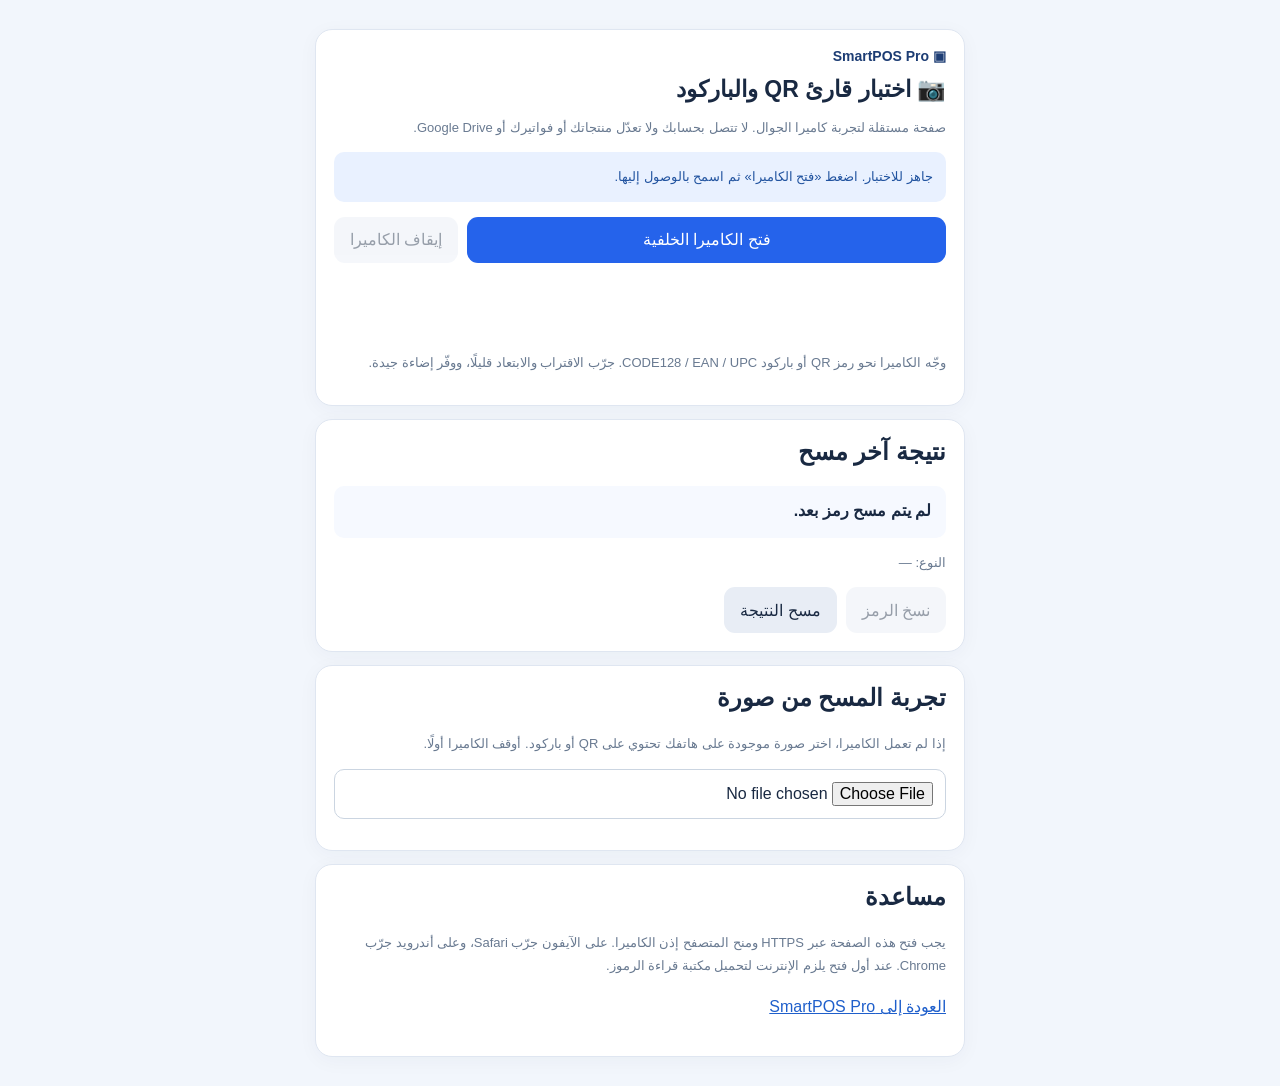
<file: scanner-test.html>
<!DOCTYPE html>
<html lang="ar" dir="rtl">
<head>
<meta charset="UTF-8">
<meta name="viewport" content="width=device-width,initial-scale=1,viewport-fit=cover">
<meta name="theme-color" content="#101d35">
<title>SmartPOS Pro | اختبار قارئ QR والباركود</title>
<style>
:root{color-scheme:light;--ink:#192942;--blue:#2563eb;--line:#dfe6f1;--bg:#f2f6fc}
*{box-sizing:border-box}
body{font-family:Tahoma,Arial,sans-serif;background:var(--bg);color:var(--ink);margin:0;padding:16px}
main{max-width:650px;margin:0 auto}
h1{font-size:23px;margin:0 0 5px}
p{line-height:1.8}
.card{background:white;border:1px solid var(--line);border-radius:17px;padding:18px;margin:13px 0;box-shadow:0 4px 20px #132f510a}
.brand{font-weight:800;color:#1d3d74;font-size:14px;margin-bottom:12px}
.muted{color:#697a91;font-size:13px}
.row{display:flex;gap:9px;flex-wrap:wrap}
button{font:inherit;border:0;padding:13px 16px;border-radius:11px;cursor:pointer;min-height:46px;background:#e8edf5;color:var(--ink)}
button.primary{background:var(--blue);color:white;flex:1}
button:disabled{opacity:.45;cursor:not-allowed}
#reader{width:100%;min-height:60px;overflow:hidden}
#reader video{max-width:100%;border-radius:12px;object-fit:cover}
#reader canvas{max-width:100%}
#status{padding:13px;border-radius:10px;background:#e9f1ff;color:#2254a0;font-size:13px;line-height:1.8}
#status.error{background:#fff0ef;color:#a32323}
#result{overflow-wrap:anywhere;word-break:break-word;white-space:pre-wrap;background:#f6f9ff;border-radius:10px;padding:15px;font-weight:bold;direction:auto;unicode-bidi:plaintext;min-height:52px}
label{display:block;font-size:13px;font-weight:bold;margin:10px 0 5px}
input{font:inherit;width:100%;padding:12px;border:1px solid #cbd5e1;border-radius:10px}
small{color:#66788b}a{color:#1f5fcb}
hr{border:0;border-top:1px solid var(--line);margin:17px 0}
</style>
</head>
<body>
<main>
<section class="card">
<div class="brand">▣ SmartPOS Pro</div>
<h1>📷 اختبار قارئ QR والباركود</h1>
<p class="muted">صفحة مستقلة لتجربة كاميرا الجوال. لا تتصل بحسابك ولا تعدّل منتجاتك أو فواتيرك أو Google Drive.</p>
<div id="status" role="status" aria-live="polite">جاهز للاختبار. اضغط «فتح الكاميرا» ثم اسمح بالوصول إليها.</div>
<div class="row" style="margin:15px 0">
<button id="start" class="primary">فتح الكاميرا الخلفية</button>
<button id="stop" disabled>إيقاف الكاميرا</button>
</div>
<div id="reader"></div>
<p class="muted">وجّه الكاميرا نحو رمز QR أو باركود CODE128 / EAN / UPC. جرّب الاقتراب والابتعاد قليلًا، ووفّر إضاءة جيدة.</p>
</section>
<section class="card">
<h2 style="margin-top:0">نتيجة آخر مسح</h2>
<div id="result" aria-live="polite">لم يتم مسح رمز بعد.</div>
<p class="muted" id="format">النوع: —</p>
<div class="row"><button id="copy" disabled>نسخ الرمز</button><button id="reset">مسح النتيجة</button></div>
</section>
<section class="card">
<h2 style="margin-top:0">تجربة المسح من صورة</h2>
<p class="muted">إذا لم تعمل الكاميرا، اختر صورة موجودة على هاتفك تحتوي على QR أو باركود. أوقف الكاميرا أولًا.</p>
<input id="imageFile" type="file" accept="image/*">
<p id="fileStatus" class="muted"></p>
</section>
<section class="card">
<h2 style="margin-top:0">مساعدة</h2>
<p class="muted">يجب فتح هذه الصفحة عبر HTTPS ومنح المتصفح إذن الكاميرا. على الآيفون جرّب Safari، وعلى أندرويد جرّب Chrome. عند أول فتح يلزم الإنترنت لتحميل مكتبة قراءة الرموز.</p>
<p><a href="./">العودة إلى SmartPOS Pro</a></p>
</section>
</main>
<script>
"use strict";
const $=id=>document.getElementById(id);
let scanner=null,starting=false,lastValue="",lastAt=0,busyFile=false;
let libPromise=null;
const urls=[
 "https://unpkg.com/html5-qrcode@2.3.8/html5-qrcode.min.js",
 "https://cdn.jsdelivr.net/npm/html5-qrcode@2.3.8/html5-qrcode.min.js"
];
function status(msg,error=false){
 const e=$("status");e.textContent=msg;e.classList.toggle("error",error);
}
function loadScript(url){
 return new Promise((resolve,reject)=>{
  const s=document.createElement("script");
  s.src=url;s.async=true;
  s.onload=resolve;s.onerror=()=>reject(Error("تعذر تحميل "+url));
  document.head.appendChild(s);
 });
}
function loadLibrary(){
 if(window.Html5Qrcode)return Promise.resolve();
 if(!libPromise)libPromise=(async()=>{
  for(const url of urls){
   try{await loadScript(url);if(window.Html5Qrcode)return;}
   catch(e){console.warn(e);}
  }
  throw Error("تعذّر تحميل مكتبة قارئ الرموز. افحص اتصال الإنترنت.");
 })().catch(e=>{libPromise=null;throw e;});
 return libPromise;
}
function setButtons(active){
 $("start").disabled=active;
 $("stop").disabled=!active;
}
function readableError(e){
 const msg=String(e?.message||e?.name||e);
 if(/NotAllowed|Permission|denied|رفض/i.test(msg))
  return "تم رفض إذن الكاميرا. اسمح بالوصول إلى الكاميرا من إعدادات المتصفح ثم أعد المحاولة.";
 if(/NotFound|DevicesNotFound|device not found/i.test(msg))
  return "لم يتم العثور على كاميرا متاحة.";
 if(/NotReadable|TrackStart|in use/i.test(msg))
  return "الكاميرا مستخدمة في تطبيق آخر أو تعذّر فتحها.";
 return msg;
}
function onResult(value,detail){
 const now=Date.now();
 if(value===lastValue&&now-lastAt<2200)return;
 lastValue=value;lastAt=now;
 $("result").textContent=value;
 const f=detail?.result?.format?.formatName||detail?.result?.format?.toString?.()||"تم التعرف على الرمز";
 $("format").textContent="النوع: "+f;
 $("copy").disabled=false;
 status("✅ تم مسح الرمز بنجاح. يمكنك نسخ النتيجة أو مسح رمز آخر.");
 if(navigator.vibrate)navigator.vibrate(100);
}
async function openCamera(){
 if(starting||scanner)return;
 if(!window.isSecureContext){status("تحتاج الكاميرا إلى صفحة HTTPS أو localhost.",true);return;}
 if(!navigator.mediaDevices?.getUserMedia){status("المتصفح لا يدعم الوصول إلى الكاميرا.",true);return;}
 starting=true;$("start").disabled=true;
 status("جارٍ تحميل قارئ الرموز وتشغيل الكاميرا...");
 try{
  await loadLibrary();
  const formats=Object.values(Html5QrcodeSupportedFormats);
  scanner=new Html5Qrcode("reader",{formatsToSupport:formats,verbose:false});
  await scanner.start(
    {facingMode:"environment"},
    {fps:10,qrbox:(w,h)=>({width:Math.max(150,Math.min(300,Math.floor(w*.85))),height:Math.max(110,Math.min(200,Math.floor(h*.56)))}),aspectRatio:1.3333333},
    onResult,
    ()=>{}
  );
  setButtons(true);status("الكاميرا تعمل. وجّهها نحو QR أو الباركود.");
 }catch(e){
  console.error(e);
  status("تعذّر تشغيل القارئ: "+readableError(e),true);
  if(scanner){try{await scanner.clear()}catch(_){} scanner=null;}
  setButtons(false);
 }finally{starting=false;if(!scanner)$("start").disabled=false;}
}
async function stopCamera(){
 if(!scanner)return;
 const active=scanner;scanner=null;
 try{await active.stop()}catch(e){console.warn(e)}
 try{await active.clear()}catch(e){console.warn(e)}
 setButtons(false);status("تم إيقاف الكاميرا.");
}
async function scanImage(file){
 if(!file||busyFile)return;
 busyFile=true;$("fileStatus").textContent="جارٍ قراءة الصورة...";
 let instance=null;
 try{
  await stopCamera();
  await loadLibrary();
  instance=new Html5Qrcode("reader",{verbose:false});
  const result=await instance.scanFile(file,true);
  onResult(result);
  $("fileStatus").textContent="✅ تم التعرف على الرمز من الصورة.";
 }catch(e){
  $("fileStatus").textContent="تعذّر قراءة الرمز من الصورة: "+readableError(e);
 }finally{
  if(instance){try{await instance.clear()}catch(_){}}
  busyFile=false;
 }
}
$("start").addEventListener("click",openCamera);
$("stop").addEventListener("click",stopCamera);
$("imageFile").addEventListener("change",e=>scanImage(e.target.files?.[0]));
$("copy").addEventListener("click",async()=>{
 try{await navigator.clipboard.writeText(lastValue);status("✅ تم نسخ الرمز.");}
 catch(e){status("تعذّر النسخ تلقائيًا، حدّد النتيجة وانسخها يدويًا.",true);}
});
$("reset").addEventListener("click",()=>{lastValue="";lastAt=0;$("result").textContent="لم يتم مسح رمز بعد.";$("format").textContent="النوع: —";$("copy").disabled=true;});
document.addEventListener("visibilitychange",()=>{if(document.hidden)stopCamera();});
window.addEventListener("pagehide",stopCamera);
</script>
</body></html>
</file>
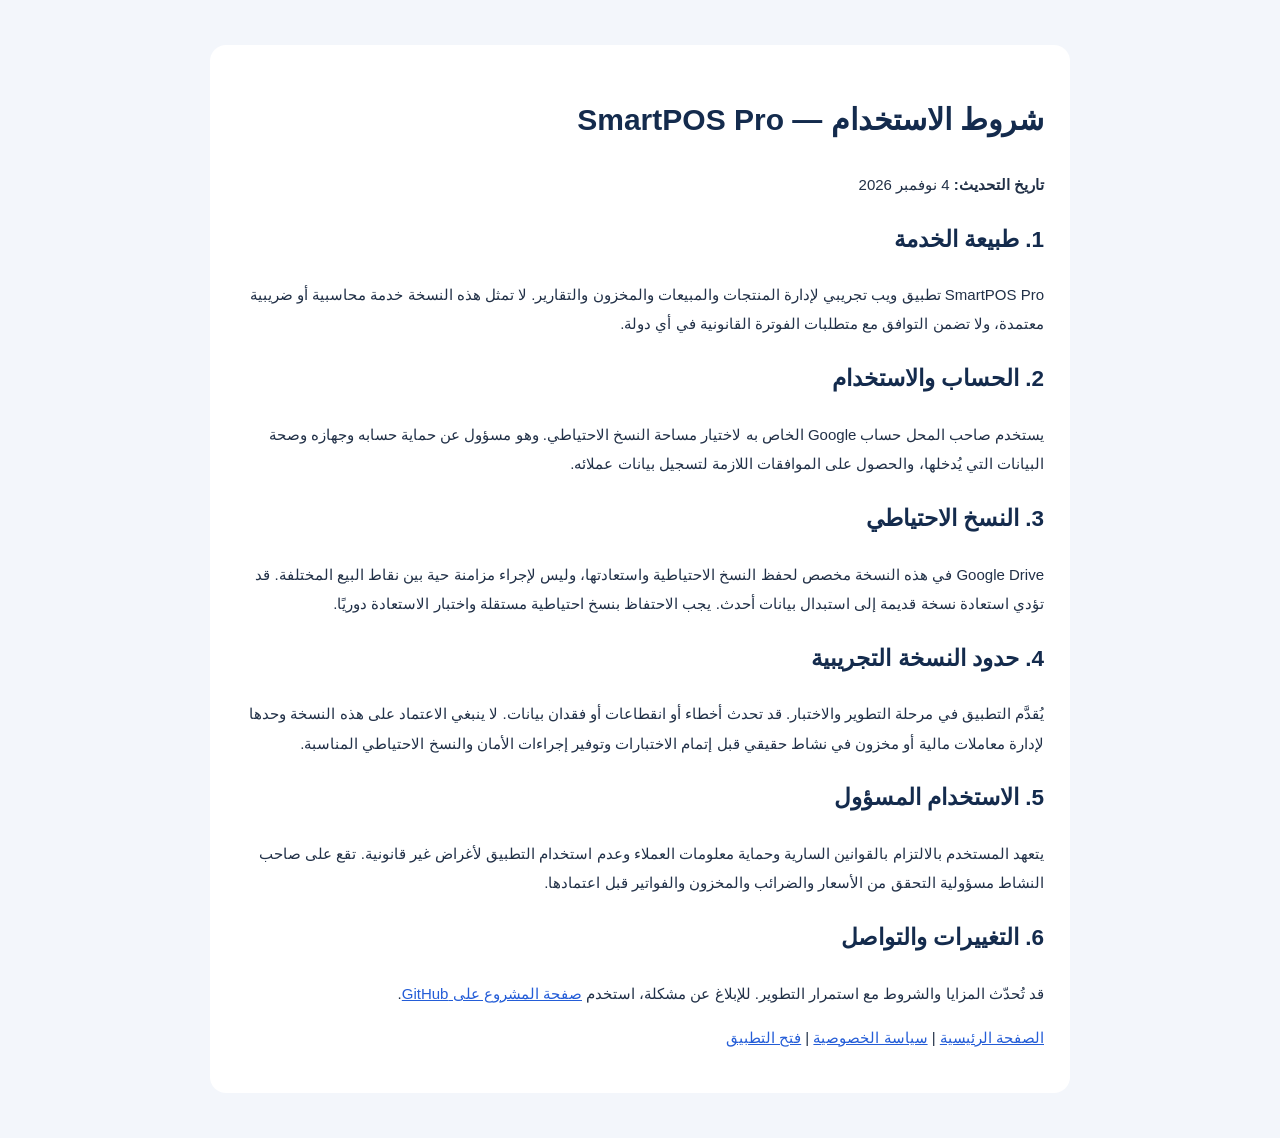
<file: terms.html>
<!doctype html><html lang="ar" dir="rtl"><head><meta charset="utf-8"><meta name="viewport" content="width=device-width,initial-scale=1"><title>شروط الاستخدام | SmartPOS Pro</title><style>body{font:15px/1.95 Tahoma,Arial,sans-serif;background:#f3f6fb;color:#213047;max-width:860px;padding:20px;margin:25px auto}main{background:white;padding:26px;border-radius:16px}h1,h2{color:#142b4d}a{color:#245dd7}</style></head><body><main><h1>شروط الاستخدام — SmartPOS Pro</h1><p><strong>تاريخ التحديث:</strong> 4 نوفمبر 2026</p><h2>1. طبيعة الخدمة</h2><p>SmartPOS Pro تطبيق ويب تجريبي لإدارة المنتجات والمبيعات والمخزون والتقارير. لا تمثل هذه النسخة خدمة محاسبية أو ضريبية معتمدة، ولا تضمن التوافق مع متطلبات الفوترة القانونية في أي دولة.</p><h2>2. الحساب والاستخدام</h2><p>يستخدم صاحب المحل حساب Google الخاص به لاختيار مساحة النسخ الاحتياطي. وهو مسؤول عن حماية حسابه وجهازه وصحة البيانات التي يُدخلها، والحصول على الموافقات اللازمة لتسجيل بيانات عملائه.</p><h2>3. النسخ الاحتياطي</h2><p>Google Drive في هذه النسخة مخصص لحفظ النسخ الاحتياطية واستعادتها، وليس لإجراء مزامنة حية بين نقاط البيع المختلفة. قد تؤدي استعادة نسخة قديمة إلى استبدال بيانات أحدث. يجب الاحتفاظ بنسخ احتياطية مستقلة واختبار الاستعادة دوريًا.</p><h2>4. حدود النسخة التجريبية</h2><p>يُقدَّم التطبيق في مرحلة التطوير والاختبار. قد تحدث أخطاء أو انقطاعات أو فقدان بيانات. لا ينبغي الاعتماد على هذه النسخة وحدها لإدارة معاملات مالية أو مخزون في نشاط حقيقي قبل إتمام الاختبارات وتوفير إجراءات الأمان والنسخ الاحتياطي المناسبة.</p><h2>5. الاستخدام المسؤول</h2><p>يتعهد المستخدم بالالتزام بالقوانين السارية وحماية معلومات العملاء وعدم استخدام التطبيق لأغراض غير قانونية. تقع على صاحب النشاط مسؤولية التحقق من الأسعار والضرائب والمخزون والفواتير قبل اعتمادها.</p><h2>6. التغييرات والتواصل</h2><p>قد تُحدّث المزايا والشروط مع استمرار التطوير. للإبلاغ عن مشكلة، استخدم <a href="https://github.com/mohammadymakhlouf-dev/smartPospro/issues">صفحة المشروع على GitHub</a>.</p><p><a href="./about.html">الصفحة الرئيسية</a> | <a href="./privacy.html">سياسة الخصوصية</a> | <a href="./">فتح التطبيق</a></p></main></body></html>
</file>
<file: styles.css>
:root{--bg:#f3f6fb;--nav:#111d35;--ink:#19263b;--sub:#68788d;--blue:#2563eb;--edge:#e0e8f2;--green:#16865c;--red:#c93c48}*{box-sizing:border-box}
body{margin:0;background:var(--bg);color:var(--ink);font-family:Tahoma,Arial,sans-serif;font-size:14px}button,input,select{font:inherit}button{border:0;border-radius:10px;padding:11px 14px;cursor:pointer;background:#e9eff8;color:var(--ink)}button:hover{filter:brightness(.97)}button:disabled{opacity:.46;cursor:not-allowed}.primary{background:var(--blue);color:white}.danger{background:#ffe9ea;color:var(--red)}.success{background:#e4f7eb;color:var(--green)}.wide{width:100%}.hidden{display:none!important}.muted,.subtle{color:var(--sub);font-size:13px}.small{font-size:12px}.layout{display:flex;min-height:100vh}aside{flex:0 0 246px;background:var(--nav);color:#eef3ff;padding:24px 14px;display:flex;flex-direction:column}.logo{font-size:23px;font-weight:800;white-space:nowrap;margin:2px 8px 22px}.logo b{color:#78adff}.logo.dark{color:var(--ink)}.aside-foot{font-size:11px;color:#a0b5d6;margin-top:auto;line-height:1.8}#sideName{margin:-10px 8px 24px;color:#aabbd0}nav button{display:block;width:100%;text-align:right;background:transparent;color:#d9e5f8;margin:3px 0}nav button.active,nav button:hover{background:#304667;color:#fff}main{flex:1;min-width:0;padding:24px}header{display:flex;align-items:center;justify-content:space-between;flex-wrap:wrap;gap:14px;margin-bottom:20px}h1{font-size:24px;margin:0}h2{font-size:18px;margin:0 0 15px}.card{background:#fff;border:1px solid var(--edge);border-radius:15px;padding:19px;margin-bottom:16px;box-shadow:0 3px 15px #1e3a5f06}.grid{display:grid;grid-template-columns:repeat(4,minmax(0,1fr));gap:14px}.stat{font-size:24px;font-weight:800;color:var(--blue);padding-top:12px}.row{display:flex;align-items:center;gap:10px;flex-wrap:wrap}.row>*{flex:1}.row>button,.row>.chip{flex:0 0 auto}label{display:block;font-weight:600;font-size:12px;margin:12px 0}input,select{width:100%;padding:11px;border:1px solid #cbd6e4;border-radius:10px;background:white;color:var(--ink);margin-top:6px}input:focus,select:focus{outline:2px solid #a5c4ff}table{width:100%;border-collapse:collapse;min-width:540px}th,td{padding:12px 10px;text-align:right;border-bottom:1px solid var(--edge)}th{background:#f8fafd;color:#5c6c82}.scroll{overflow-x:auto}.chip{background:#e7f0ff;color:#1a57b1;padding:8px 11px;border-radius:99px;font-size:12px}.setup{max-width:510px;margin:7vh auto;padding:28px}.setup h1{margin-bottom:13px}.pos{display:grid;grid-template-columns:1.4fr 1fr;gap:16px}.product-grid{display:grid;grid-template-columns:repeat(3,minmax(0,1fr));gap:10px}.product-tile{text-align:right;background:white;border:1px solid var(--edge);border-radius:14px;min-height:120px;padding:13px}.product-tile:hover{border-color:#7da5fa}.product-tile b{display:block;margin:5px 0}.price{font-size:17px;font-weight:800;color:var(--green);margin-top:11px}.total{font-size:25px;font-weight:800;color:var(--blue)}.btn-sm{padding:7px 10px;font-size:12px}.form-grid{display:grid;grid-template-columns:repeat(2,1fr);gap:0 14px}.notice{background:#fff8e5;border:1px solid #f8e1a4;padding:13px;border-radius:10px;line-height:1.8}.toast{position:fixed;bottom:22px;left:22px;background:var(--nav);color:#fff;border-radius:10px;padding:14px 22px;max-width:420px;box-shadow:0 10px 35px #0017;z-index:40}.empty{text-align:center;color:var(--sub);padding:25px}.tag{color:#a84219;background:#fff2e3;padding:5px;border-radius:7px;font-size:12px}.receipt{max-width:660px;margin:auto}.receipt h2{text-align:center;font-size:23px}.receipt .total{border-top:2px dashed #aaa;padding-top:15px}.actions{display:flex;gap:8px;flex-wrap:wrap}hr{border:0;border-top:1px solid var(--edge);margin:17px 0}
@media(max-width:1050px){.grid{grid-template-columns:repeat(2,minmax(0,1fr))}.product-grid{grid-template-columns:repeat(2,minmax(0,1fr))}}@media(max-width:800px){.layout{display:block}aside{display:block;padding:12px}.logo{margin:5px 0 14px}#sideName,.aside-foot{display:none}nav{display:flex;overflow-x:auto;gap:5px}nav button{width:auto;white-space:nowrap;flex:0 0 auto;font-size:12px}main{padding:14px}.pos{grid-template-columns:1fr}.form-grid{grid-template-columns:1fr}}@media(max-width:490px){.grid{grid-template-columns:1fr 1fr}.stat{font-size:18px}.product-grid{grid-template-columns:repeat(2,minmax(0,1fr))}.setup{margin:10px}.card{padding:14px}header h1{font-size:20px}}@media print{body{background:white!important}aside,header,.no-print,.toast{display:none!important}main{padding:0}.card{border:0;box-shadow:none}.receipt{max-width:80mm;font-size:11px}.receipt h2{font-size:17px}.receipt table{min-width:0;font-size:10px}.receipt th,.receipt td{padding:5px 2px}.receipt .total{font-size:18px}}
/* Isolated POS responsive redesign */
.mobile-pos{grid-template-columns:minmax(0,1.35fr) minmax(290px,1fr);align-items:start}
.mobile-pos>*{min-width:0}
.pos-search input{font-size:16px}
.scan-actions{display:flex;gap:8px;margin-top:10px}
.scan-actions>*{flex:1}
#cameraPanel{margin-top:12px;padding:10px;border:1px solid var(--edge);border-radius:12px}
#cameraReader{max-width:100%;overflow:hidden}
#cameraReader video{max-width:100%;border-radius:10px}
.mobile-pos .product-grid{grid-template-columns:repeat(2,minmax(0,1fr))}
.mobile-pos .product-tile{min-width:0;overflow-wrap:anywhere}
.pos-checkout{min-width:0}
.cart-mobile{max-height:400px;overflow-y:auto}
.cart-line{border:1px solid var(--edge);border-radius:11px;margin-bottom:9px;padding:10px}
.cart-item-heading,.cart-line-bottom,.price-row{display:flex;align-items:center;justify-content:space-between;gap:10px}
.cart-item-heading b{min-width:0;overflow-wrap:anywhere}
.cart-line-bottom label{width:105px;margin:4px 0}
.cart-line-bottom input{width:95px;margin-top:3px}
.cart-item-price{font-weight:700}
.cart-counter{font-size:13px;background:#e6efff;border-radius:999px;padding:3px 10px}
.price-row{margin:12px 0}
.checkout-actions{display:grid;grid-template-columns:minmax(0,1fr) auto;gap:8px}
.checkout-actions button{min-height:46px}
.barcode-tools{display:flex;flex-wrap:wrap;gap:8px;margin:12px 0}
.barcode-display{overflow-x:auto;text-align:center;padding:14px;border:1px solid var(--edge);border-radius:12px}
.barcode-display svg{max-width:100%;height:auto}
@media(max-width:1080px){
.mobile-pos{grid-template-columns:minmax(0,1fr)}
.pos-checkout{width:100%}
}
@media(max-width:800px){
.mobile-pos{display:flex;flex-direction:column;gap:10px}
.mobile-pos .pos-products,.mobile-pos .pos-checkout{width:100%}
.mobile-pos .product-grid{grid-template-columns:repeat(2,minmax(0,1fr))}
.mobile-pos .product-tile{min-height:100px;padding:12px}
.cart-mobile{max-height:none}
}
@media(max-width:480px){
main{overflow-x:hidden}
#content{min-width:0}
.mobile-pos .product-grid{gap:8px}
.mobile-pos .product-tile{font-size:13px}
.mobile-pos .card{padding:12px}
.scan-actions{flex-direction:column}
.checkout-actions{grid-template-columns:1fr}
.mobile-pos .total{font-size:22px;white-space:nowrap}
}
@media print{.barcode-display{border:0}.barcode-display svg{max-width:100%}}

/* Barcode camera inside the product form */
.barcode-entry{margin:14px 0;padding:14px;border:1px solid var(--edge);border-radius:13px;background:#f9fbff;min-width:0}
.barcode-entry label{font-size:14px}
.barcode-entry input{font-size:16px}
.barcode-entry .barcode-tools button{min-height:44px}
.camera-panel{margin:12px 0;padding:12px;background:#fff;border:1px solid var(--edge);border-radius:12px;overflow:hidden}
#productCameraReader{max-width:480px;width:100%;margin:auto}
#productCameraReader video{max-width:100%;border-radius:10px}
#productCameraStatus{line-height:1.8}
@media(max-width:480px){.barcode-entry{padding:10px}.barcode-entry .barcode-tools{display:grid;grid-template-columns:1fr}.barcode-entry .barcode-tools button{width:100%}}

/* iPhone still-image barcode scan fallback */
.barcode-photo-label{display:block;margin:12px 0;padding:10px 12px;border:1px dashed #9ab7e5;border-radius:12px;background:#f1f6ff;color:#194b92;font-size:13px}
.barcode-photo-label input{display:block;margin-top:8px;font-size:13px;max-width:100%}
#cameraReader video,#productCameraReader video{object-fit:contain!important;max-width:100%;height:auto}

/* Automatic Drive backup controls */
.backup-toggle{display:flex;align-items:center;gap:10px;padding:12px;border:1px solid var(--edge);border-radius:10px;background:#f7faff;font-size:14px}
.backup-toggle input{width:20px;height:20px;flex:0 0 auto;margin:0;accent-color:var(--blue)}
</file>
<file: blue-full-preview/styles.css>
:root{--bg:#f3f6fb;--nav:#111d35;--ink:#19263b;--sub:#68788d;--blue:#2563eb;--edge:#e0e8f2;--green:#16865c;--red:#c93c48}*{box-sizing:border-box}
body{margin:0;background:var(--bg);color:var(--ink);font-family:Tahoma,Arial,sans-serif;font-size:14px}button,input,select{font:inherit}button{border:0;border-radius:10px;padding:11px 14px;cursor:pointer;background:#e9eff8;color:var(--ink)}button:hover{filter:brightness(.97)}button:disabled{opacity:.46;cursor:not-allowed}.primary{background:var(--blue);color:white}.danger{background:#ffe9ea;color:var(--red)}.success{background:#e4f7eb;color:var(--green)}.wide{width:100%}.hidden{display:none!important}.muted,.subtle{color:var(--sub);font-size:13px}.small{font-size:12px}.layout{display:flex;min-height:100vh}aside{flex:0 0 246px;background:var(--nav);color:#eef3ff;padding:24px 14px;display:flex;flex-direction:column}.logo{font-size:23px;font-weight:800;white-space:nowrap;margin:2px 8px 22px}.logo b{color:#78adff}.logo.dark{color:var(--ink)}.aside-foot{font-size:11px;color:#a0b5d6;margin-top:auto;line-height:1.8}#sideName{margin:-10px 8px 24px;color:#aabbd0}nav button{display:block;width:100%;text-align:right;background:transparent;color:#d9e5f8;margin:3px 0}nav button.active,nav button:hover{background:#304667;color:#fff}main{flex:1;min-width:0;padding:24px}header{display:flex;align-items:center;justify-content:space-between;flex-wrap:wrap;gap:14px;margin-bottom:20px}h1{font-size:24px;margin:0}h2{font-size:18px;margin:0 0 15px}.card{background:#fff;border:1px solid var(--edge);border-radius:15px;padding:19px;margin-bottom:16px;box-shadow:0 3px 15px #1e3a5f06}.grid{display:grid;grid-template-columns:repeat(4,minmax(0,1fr));gap:14px}.stat{font-size:24px;font-weight:800;color:var(--blue);padding-top:12px}.row{display:flex;align-items:center;gap:10px;flex-wrap:wrap}.row>*{flex:1}.row>button,.row>.chip{flex:0 0 auto}label{display:block;font-weight:600;font-size:12px;margin:12px 0}input,select{width:100%;padding:11px;border:1px solid #cbd6e4;border-radius:10px;background:white;color:var(--ink);margin-top:6px}input:focus,select:focus{outline:2px solid #a5c4ff}table{width:100%;border-collapse:collapse;min-width:540px}th,td{padding:12px 10px;text-align:right;border-bottom:1px solid var(--edge)}th{background:#f8fafd;color:#5c6c82}.scroll{overflow-x:auto}.chip{background:#e7f0ff;color:#1a57b1;padding:8px 11px;border-radius:99px;font-size:12px}.setup{max-width:510px;margin:7vh auto;padding:28px}.setup h1{margin-bottom:13px}.pos{display:grid;grid-template-columns:1.4fr 1fr;gap:16px}.product-grid{display:grid;grid-template-columns:repeat(3,minmax(0,1fr));gap:10px}.product-tile{text-align:right;background:white;border:1px solid var(--edge);border-radius:14px;min-height:120px;padding:13px}.product-tile:hover{border-color:#7da5fa}.product-tile b{display:block;margin:5px 0}.price{font-size:17px;font-weight:800;color:var(--green);margin-top:11px}.total{font-size:25px;font-weight:800;color:var(--blue)}.btn-sm{padding:7px 10px;font-size:12px}.form-grid{display:grid;grid-template-columns:repeat(2,1fr);gap:0 14px}.notice{background:#fff8e5;border:1px solid #f8e1a4;padding:13px;border-radius:10px;line-height:1.8}.toast{position:fixed;bottom:22px;left:22px;background:var(--nav);color:#fff;border-radius:10px;padding:14px 22px;max-width:420px;box-shadow:0 10px 35px #0017;z-index:40}.empty{text-align:center;color:var(--sub);padding:25px}.tag{color:#a84219;background:#fff2e3;padding:5px;border-radius:7px;font-size:12px}.receipt{max-width:660px;margin:auto}.receipt h2{text-align:center;font-size:23px}.receipt .total{border-top:2px dashed #aaa;padding-top:15px}.actions{display:flex;gap:8px;flex-wrap:wrap}hr{border:0;border-top:1px solid var(--edge);margin:17px 0}
@media(max-width:1050px){.grid{grid-template-columns:repeat(2,minmax(0,1fr))}.product-grid{grid-template-columns:repeat(2,minmax(0,1fr))}}@media(max-width:800px){.layout{display:block}aside{display:block;padding:12px}.logo{margin:5px 0 14px}#sideName,.aside-foot{display:none}nav{display:flex;overflow-x:auto;gap:5px}nav button{width:auto;white-space:nowrap;flex:0 0 auto;font-size:12px}main{padding:14px}.pos{grid-template-columns:1fr}.form-grid{grid-template-columns:1fr}}@media(max-width:490px){.grid{grid-template-columns:1fr 1fr}.stat{font-size:18px}.product-grid{grid-template-columns:repeat(2,minmax(0,1fr))}.setup{margin:10px}.card{padding:14px}header h1{font-size:20px}}@media print{body{background:white!important}aside,header,.no-print,.toast{display:none!important}main{padding:0}.card{border:0;box-shadow:none}.receipt{max-width:80mm;font-size:11px}.receipt h2{font-size:17px}.receipt table{min-width:0;font-size:10px}.receipt th,.receipt td{padding:5px 2px}.receipt .total{font-size:18px}}
/* Isolated POS responsive redesign */
.mobile-pos{grid-template-columns:minmax(0,1.35fr) minmax(290px,1fr);align-items:start}
.mobile-pos>*{min-width:0}
.pos-search input{font-size:16px}
.scan-actions{display:flex;gap:8px;margin-top:10px}
.scan-actions>*{flex:1}
#cameraPanel{margin-top:12px;padding:10px;border:1px solid var(--edge);border-radius:12px}
#cameraReader{max-width:100%;overflow:hidden}
#cameraReader video{max-width:100%;border-radius:10px}
.mobile-pos .product-grid{grid-template-columns:repeat(2,minmax(0,1fr))}
.mobile-pos .product-tile{min-width:0;overflow-wrap:anywhere}
.pos-checkout{min-width:0}
.cart-mobile{max-height:400px;overflow-y:auto}
.cart-line{border:1px solid var(--edge);border-radius:11px;margin-bottom:9px;padding:10px}
.cart-item-heading,.cart-line-bottom,.price-row{display:flex;align-items:center;justify-content:space-between;gap:10px}
.cart-item-heading b{min-width:0;overflow-wrap:anywhere}
.cart-line-bottom label{width:105px;margin:4px 0}
.cart-line-bottom input{width:95px;margin-top:3px}
.cart-item-price{font-weight:700}
.cart-counter{font-size:13px;background:#e6efff;border-radius:999px;padding:3px 10px}
.price-row{margin:12px 0}
.checkout-actions{display:grid;grid-template-columns:minmax(0,1fr) auto;gap:8px}
.checkout-actions button{min-height:46px}
.barcode-tools{display:flex;flex-wrap:wrap;gap:8px;margin:12px 0}
.barcode-display{overflow-x:auto;text-align:center;padding:14px;border:1px solid var(--edge);border-radius:12px}
.barcode-display svg{max-width:100%;height:auto}
@media(max-width:1080px){
.mobile-pos{grid-template-columns:minmax(0,1fr)}
.pos-checkout{width:100%}
}
@media(max-width:800px){
.mobile-pos{display:flex;flex-direction:column;gap:10px}
.mobile-pos .pos-products,.mobile-pos .pos-checkout{width:100%}
.mobile-pos .product-grid{grid-template-columns:repeat(2,minmax(0,1fr))}
.mobile-pos .product-tile{min-height:100px;padding:12px}
.cart-mobile{max-height:none}
}
@media(max-width:480px){
main{overflow-x:hidden}
#content{min-width:0}
.mobile-pos .product-grid{gap:8px}
.mobile-pos .product-tile{font-size:13px}
.mobile-pos .card{padding:12px}
.scan-actions{flex-direction:column}
.checkout-actions{grid-template-columns:1fr}
.mobile-pos .total{font-size:22px;white-space:nowrap}
}
@media print{.barcode-display{border:0}.barcode-display svg{max-width:100%}}

/* Barcode camera inside the product form */
.barcode-entry{margin:14px 0;padding:14px;border:1px solid var(--edge);border-radius:13px;background:#f9fbff;min-width:0}
.barcode-entry label{font-size:14px}
.barcode-entry input{font-size:16px}
.barcode-entry .barcode-tools button{min-height:44px}
.camera-panel{margin:12px 0;padding:12px;background:#fff;border:1px solid var(--edge);border-radius:12px;overflow:hidden}
#productCameraReader{max-width:480px;width:100%;margin:auto}
#productCameraReader video{max-width:100%;border-radius:10px}
#productCameraStatus{line-height:1.8}
@media(max-width:480px){.barcode-entry{padding:10px}.barcode-entry .barcode-tools{display:grid;grid-template-columns:1fr}.barcode-entry .barcode-tools button{width:100%}}

/* iPhone still-image barcode scan fallback */
.barcode-photo-label{display:block;margin:12px 0;padding:10px 12px;border:1px dashed #9ab7e5;border-radius:12px;background:#f1f6ff;color:#194b92;font-size:13px}
.barcode-photo-label input{display:block;margin-top:8px;font-size:13px;max-width:100%}
#cameraReader video,#productCameraReader video{object-fit:contain!important;max-width:100%;height:auto}

/* Automatic Drive backup controls */
.backup-toggle{display:flex;align-items:center;gap:10px;padding:12px;border:1px solid var(--edge);border-radius:10px;background:#f7faff;font-size:14px}
.backup-toggle input{width:20px;height:20px;flex:0 0 auto;margin:0;accent-color:var(--blue)}

/* Full blue-and-green SmartPOS preview */
:root{--bg:#edf5ff;--nav:#103e81;--ink:#122843;--sub:#617189;--blue:#1355a7;--edge:#d9e5f5;--green:#159947;--red:#c93c48}
body{background:#edf5ff}
aside{background:linear-gradient(155deg,#0b397b,#1769c8)}
.layout main>header{background:linear-gradient(125deg,#0b397b,#1769c8);color:white;border-radius:17px;padding:18px 20px}
.layout main>header .muted{color:#dceaff}
.layout main>header .chip{background:#e7f5ff;color:#194e88}
.card{border-radius:16px;box-shadow:0 4px 22px #1d4b8610}
.primary{background:#1355a7;color:#fff}
nav button.active,nav button:hover{background:#2578cd;color:#fff}
.product-grid{grid-template-columns:repeat(3,minmax(0,1fr))}
.mobile-pos .product-grid{grid-template-columns:repeat(3,minmax(0,1fr))}
.product-tile{padding:0!important;min-width:0;min-height:0!important;display:flex;flex-direction:column;overflow:hidden;border-radius:17px;text-align:right}
.product-tile .product-image{display:flex;justify-content:center;align-items:center;background:linear-gradient(145deg,#f7fbff,#e4eefb);height:140px;width:100%;overflow:hidden}
.item-thumbnail{width:100%;height:100%;object-fit:cover;display:block}
.item-placeholder{font-size:53px;display:flex;align-items:center;justify-content:center;width:100%;height:100%;min-height:90px}
.product-tile .product-description{padding:12px;display:flex;gap:6px;flex-direction:column;flex:1;width:100%}
.product-tile .product-description .stock{font-size:12px}
.product-tile .product-description .price{margin:4px 0;color:#1355a7}
.product-tile .add-product-green{background:#159947;color:white;padding:13px 9px;font-weight:800;text-align:center;width:100%;margin-top:auto}
.product-tile:hover{border-color:#159947}
.pos-checkout .checkout-actions button.primary{background:#159947}
.price,.total{color:#1355a7}
.inventory-grid{display:grid;grid-template-columns:repeat(3,minmax(0,1fr));gap:13px}
.inventory-tile{background:#fff;border:1px solid var(--edge);border-radius:17px;overflow:hidden;display:flex;flex-direction:column;min-width:0}
.inventory-image{height:155px;background:linear-gradient(145deg,#f7fbff,#e4eefb);display:flex;align-items:center;justify-content:center;overflow:hidden}
.inventory-body{padding:12px;display:flex;flex:1;flex-direction:column;gap:9px}
.inventory-body b{font-size:14px;overflow-wrap:anywhere}
.inventory-actions{display:flex;flex-wrap:wrap;gap:6px;margin-top:auto}
.inventory-actions button{flex:1 1 auto;padding:9px 10px;font-size:12px}
.photo-upload-panel{background:#f4f9ff;border:1px solid var(--edge);border-radius:14px;padding:14px;margin:14px 0}
.photo-preview{width:min(190px,100%);height:155px;border-radius:14px;overflow:hidden;border:1px solid var(--edge);margin-bottom:12px;background:#eaf3ff}
.photo-preview img{width:100%;height:100%;object-fit:cover}
.image-picker-label{display:inline-flex;align-items:center;justify-content:center;background:#1355a7;color:white;border-radius:10px;padding:10px 14px;min-height:44px;cursor:pointer;margin:0}
.image-picker-label input{display:none}
.setup{background:white}
.stat{color:#1355a7}
@media(max-width:1000px){.inventory-grid{grid-template-columns:repeat(2,minmax(0,1fr))}.mobile-pos .product-grid{grid-template-columns:repeat(2,minmax(0,1fr))}}
@media(max-width:520px){.inventory-grid{gap:8px}.inventory-image{height:125px}.product-tile .product-image{height:125px}.product-tile .product-description{padding:10px}.inventory-body{padding:10px}.inventory-actions{flex-direction:column}.inventory-actions button{width:100%}.layout main>header{padding:14px}.layout main>header .row{width:100%}.layout main>header .row button{flex:1}.item-placeholder{font-size:43px}}
@media print{.product-image,.inventory-grid{display:none!important}.receipt{display:block!important}}

/* Local account sign-in, version 2 */
.local-login-form{display:flex;flex-direction:column;gap:8px}
.local-login-form label input:not([type="checkbox"]){width:100%}
.remember-row{display:flex!important;align-items:center;gap:8px;text-align:right;cursor:pointer}
.remember-row input{width:18px;height:18px;margin:0;flex:none}
#signin .wide{margin-top:8px}
#registerArea{margin:12px 0 0}

/* Smart backup history */
.backup-history{padding:12px 0}
.backup-history .actions{display:flex;align-items:center;flex-wrap:wrap;gap:8px;margin-bottom:15px}
.backup-history .actions input{min-width:200px;flex:1;max-width:440px}
.backup-day{padding:10px 0}
.backup-day h3{color:#1355a7;font-size:15px;margin:10px 0}
.backup-row{display:flex;align-items:center;justify-content:space-between;gap:12px;background:#f4f9ff;border:1px solid #d9e5f5;border-radius:13px;margin:7px 0;padding:12px}
.backup-row p{margin:6px 0 0}
.backup-row button{white-space:nowrap;background:#159947}
#newDeviceDecision{background:#fff8e7;border:1px solid #f0d6a0;padding:13px;border-radius:12px;margin:12px 0}
@media(max-width:500px){.backup-row{align-items:flex-start;flex-direction:column}.backup-row button{width:100%}}
</file>
<file: offline-test/styles.css>
:root{--bg:#f3f6fb;--nav:#111d35;--ink:#19263b;--sub:#68788d;--blue:#2563eb;--edge:#e0e8f2;--green:#16865c;--red:#c93c48}*{box-sizing:border-box}
body{margin:0;background:var(--bg);color:var(--ink);font-family:Tahoma,Arial,sans-serif;font-size:14px}button,input,select{font:inherit}button{border:0;border-radius:10px;padding:11px 14px;cursor:pointer;background:#e9eff8;color:var(--ink)}button:hover{filter:brightness(.97)}button:disabled{opacity:.46;cursor:not-allowed}.primary{background:var(--blue);color:white}.danger{background:#ffe9ea;color:var(--red)}.success{background:#e4f7eb;color:var(--green)}.wide{width:100%}.hidden{display:none!important}.muted,.subtle{color:var(--sub);font-size:13px}.small{font-size:12px}.layout{display:flex;min-height:100vh}aside{flex:0 0 246px;background:var(--nav);color:#eef3ff;padding:24px 14px;display:flex;flex-direction:column}.logo{font-size:23px;font-weight:800;white-space:nowrap;margin:2px 8px 22px}.logo b{color:#78adff}.logo.dark{color:var(--ink)}.aside-foot{font-size:11px;color:#a0b5d6;margin-top:auto;line-height:1.8}#sideName{margin:-10px 8px 24px;color:#aabbd0}nav button{display:block;width:100%;text-align:right;background:transparent;color:#d9e5f8;margin:3px 0}nav button.active,nav button:hover{background:#304667;color:#fff}main{flex:1;min-width:0;padding:24px}header{display:flex;align-items:center;justify-content:space-between;flex-wrap:wrap;gap:14px;margin-bottom:20px}h1{font-size:24px;margin:0}h2{font-size:18px;margin:0 0 15px}.card{background:#fff;border:1px solid var(--edge);border-radius:15px;padding:19px;margin-bottom:16px;box-shadow:0 3px 15px #1e3a5f06}.grid{display:grid;grid-template-columns:repeat(4,minmax(0,1fr));gap:14px}.stat{font-size:24px;font-weight:800;color:var(--blue);padding-top:12px}.row{display:flex;align-items:center;gap:10px;flex-wrap:wrap}.row>*{flex:1}.row>button,.row>.chip{flex:0 0 auto}label{display:block;font-weight:600;font-size:12px;margin:12px 0}input,select{width:100%;padding:11px;border:1px solid #cbd6e4;border-radius:10px;background:white;color:var(--ink);margin-top:6px}input:focus,select:focus{outline:2px solid #a5c4ff}table{width:100%;border-collapse:collapse;min-width:540px}th,td{padding:12px 10px;text-align:right;border-bottom:1px solid var(--edge)}th{background:#f8fafd;color:#5c6c82}.scroll{overflow-x:auto}.chip{background:#e7f0ff;color:#1a57b1;padding:8px 11px;border-radius:99px;font-size:12px}.setup{max-width:510px;margin:7vh auto;padding:28px}.setup h1{margin-bottom:13px}.pos{display:grid;grid-template-columns:1.4fr 1fr;gap:16px}.product-grid{display:grid;grid-template-columns:repeat(3,minmax(0,1fr));gap:10px}.product-tile{text-align:right;background:white;border:1px solid var(--edge);border-radius:14px;min-height:120px;padding:13px}.product-tile:hover{border-color:#7da5fa}.product-tile b{display:block;margin:5px 0}.price{font-size:17px;font-weight:800;color:var(--green);margin-top:11px}.total{font-size:25px;font-weight:800;color:var(--blue)}.btn-sm{padding:7px 10px;font-size:12px}.form-grid{display:grid;grid-template-columns:repeat(2,1fr);gap:0 14px}.notice{background:#fff8e5;border:1px solid #f8e1a4;padding:13px;border-radius:10px;line-height:1.8}.toast{position:fixed;bottom:22px;left:22px;background:var(--nav);color:#fff;border-radius:10px;padding:14px 22px;max-width:420px;box-shadow:0 10px 35px #0017;z-index:40}.empty{text-align:center;color:var(--sub);padding:25px}.tag{color:#a84219;background:#fff2e3;padding:5px;border-radius:7px;font-size:12px}.receipt{max-width:660px;margin:auto}.receipt h2{text-align:center;font-size:23px}.receipt .total{border-top:2px dashed #aaa;padding-top:15px}.actions{display:flex;gap:8px;flex-wrap:wrap}hr{border:0;border-top:1px solid var(--edge);margin:17px 0}
@media(max-width:1050px){.grid{grid-template-columns:repeat(2,minmax(0,1fr))}.product-grid{grid-template-columns:repeat(2,minmax(0,1fr))}}@media(max-width:800px){.layout{display:block}aside{display:block;padding:12px}.logo{margin:5px 0 14px}#sideName,.aside-foot{display:none}nav{display:flex;overflow-x:auto;gap:5px}nav button{width:auto;white-space:nowrap;flex:0 0 auto;font-size:12px}main{padding:14px}.pos{grid-template-columns:1fr}.form-grid{grid-template-columns:1fr}}@media(max-width:490px){.grid{grid-template-columns:1fr 1fr}.stat{font-size:18px}.product-grid{grid-template-columns:repeat(2,minmax(0,1fr))}.setup{margin:10px}.card{padding:14px}header h1{font-size:20px}}@media print{body{background:white!important}aside,header,.no-print,.toast{display:none!important}main{padding:0}.card{border:0;box-shadow:none}.receipt{max-width:80mm;font-size:11px}.receipt h2{font-size:17px}.receipt table{min-width:0;font-size:10px}.receipt th,.receipt td{padding:5px 2px}.receipt .total{font-size:18px}}
/* Mobile-first cashier layout, scoped to POS only */
.pos .scan-controls{display:flex;gap:8px;flex-wrap:wrap;margin-top:12px}
.pos .scan-controls button{flex:1;min-height:46px}
.pos .pos-switch{display:none}
.camera-overlay{position:fixed;inset:0;background:#09152ccc;z-index:1000;display:flex;align-items:center;justify-content:center;padding:12px}
.camera-modal{width:min(560px,100%);background:white;border-radius:16px;padding:16px;max-height:94dvh;overflow:auto;box-shadow:0 14px 40px #0005}
.camera-heading{display:flex;align-items:center;justify-content:space-between;gap:10px}
.camera-heading h2{margin:0}.camera-heading button{flex:0 0 auto}
#cameraReader video{width:100%;max-height:55dvh;object-fit:cover;border-radius:10px}
#cameraReader{width:100%;overflow:hidden}
.offline-status{font-size:12px;color:#627990;padding:7px 0}
@media(max-width:800px){
 .pos{display:flex;flex-direction:column;gap:0}
 .pos .pos-switch{display:grid;grid-template-columns:1fr 1fr;gap:8px;margin-bottom:12px}
 .pos .pos-switch button{min-height:48px;font-weight:700}
 .pos .pos-switch button.active{background:#2563eb;color:white}
 .pos[data-view="products"]>section:nth-of-type(2){display:none}
 .pos[data-view="cart"]>section:first-of-type{display:none}
 .pos>section{min-width:0;width:100%}
 .pos .card{padding:13px;margin-bottom:12px}
 .pos .product-grid{display:grid;grid-template-columns:repeat(2,minmax(0,1fr));gap:9px}
 .pos .product-tile{min-height:107px;min-width:0;padding:11px;overflow-wrap:anywhere}
 .pos .product-tile b{font-size:13px;line-height:1.4}
 .pos .product-tile .price{font-size:15px}
 .pos .scroll{overflow:visible}
 .pos table{display:block;min-width:0;width:100%}
 .pos thead{display:none}
 .pos tbody{display:grid;gap:9px}
 .pos tr{display:grid;grid-template-columns:minmax(0,1fr) 83px;gap:9px;align-items:center;border:1px solid var(--edge);border-radius:12px;padding:10px;background:#fbfcff}
 .pos td{display:block;padding:0;border:0;min-width:0;overflow-wrap:anywhere}
 .pos td:nth-child(1){grid-column:1;grid-row:1;font-weight:700}
 .pos td:nth-child(2){grid-column:2;grid-row:1}
 .pos td:nth-child(3){grid-column:1;grid-row:2;font-size:15px}
 .pos td:nth-child(4){grid-column:2;grid-row:2;text-align:left}
 .pos td input[data-qty]{width:100%!important;min-width:0;margin:0}
 .pos .row{align-items:center}
 .pos .row:last-child>button{flex:1;min-width:0;min-height:48px}
 .pos .total{font-size:21px}
}
@media(max-width:370px){.pos .product-grid{grid-template-columns:1fr 1fr}.pos .product-tile{padding:8px}.pos .price{font-size:14px}}
</file>
<file: preview-mobile/styles.css>
:root{--bg:#f3f6fb;--nav:#111d35;--ink:#19263b;--sub:#68788d;--blue:#2563eb;--edge:#e0e8f2;--green:#16865c;--red:#c93c48}*{box-sizing:border-box}
body{margin:0;background:var(--bg);color:var(--ink);font-family:Tahoma,Arial,sans-serif;font-size:14px}button,input,select{font:inherit}button{border:0;border-radius:10px;padding:11px 14px;cursor:pointer;background:#e9eff8;color:var(--ink)}button:hover{filter:brightness(.97)}button:disabled{opacity:.46;cursor:not-allowed}.primary{background:var(--blue);color:white}.danger{background:#ffe9ea;color:var(--red)}.success{background:#e4f7eb;color:var(--green)}.wide{width:100%}.hidden{display:none!important}.muted,.subtle{color:var(--sub);font-size:13px}.small{font-size:12px}.layout{display:flex;min-height:100vh}aside{flex:0 0 246px;background:var(--nav);color:#eef3ff;padding:24px 14px;display:flex;flex-direction:column}.logo{font-size:23px;font-weight:800;white-space:nowrap;margin:2px 8px 22px}.logo b{color:#78adff}.logo.dark{color:var(--ink)}.aside-foot{font-size:11px;color:#a0b5d6;margin-top:auto;line-height:1.8}#sideName{margin:-10px 8px 24px;color:#aabbd0}nav button{display:block;width:100%;text-align:right;background:transparent;color:#d9e5f8;margin:3px 0}nav button.active,nav button:hover{background:#304667;color:#fff}main{flex:1;min-width:0;padding:24px}header{display:flex;align-items:center;justify-content:space-between;flex-wrap:wrap;gap:14px;margin-bottom:20px}h1{font-size:24px;margin:0}h2{font-size:18px;margin:0 0 15px}.card{background:#fff;border:1px solid var(--edge);border-radius:15px;padding:19px;margin-bottom:16px;box-shadow:0 3px 15px #1e3a5f06}.grid{display:grid;grid-template-columns:repeat(4,minmax(0,1fr));gap:14px}.stat{font-size:24px;font-weight:800;color:var(--blue);padding-top:12px}.row{display:flex;align-items:center;gap:10px;flex-wrap:wrap}.row>*{flex:1}.row>button,.row>.chip{flex:0 0 auto}label{display:block;font-weight:600;font-size:12px;margin:12px 0}input,select{width:100%;padding:11px;border:1px solid #cbd6e4;border-radius:10px;background:white;color:var(--ink);margin-top:6px}input:focus,select:focus{outline:2px solid #a5c4ff}table{width:100%;border-collapse:collapse;min-width:540px}th,td{padding:12px 10px;text-align:right;border-bottom:1px solid var(--edge)}th{background:#f8fafd;color:#5c6c82}.scroll{overflow-x:auto}.chip{background:#e7f0ff;color:#1a57b1;padding:8px 11px;border-radius:99px;font-size:12px}.setup{max-width:510px;margin:7vh auto;padding:28px}.setup h1{margin-bottom:13px}.pos{display:grid;grid-template-columns:1.4fr 1fr;gap:16px}.product-grid{display:grid;grid-template-columns:repeat(3,minmax(0,1fr));gap:10px}.product-tile{text-align:right;background:white;border:1px solid var(--edge);border-radius:14px;min-height:120px;padding:13px}.product-tile:hover{border-color:#7da5fa}.product-tile b{display:block;margin:5px 0}.price{font-size:17px;font-weight:800;color:var(--green);margin-top:11px}.total{font-size:25px;font-weight:800;color:var(--blue)}.btn-sm{padding:7px 10px;font-size:12px}.form-grid{display:grid;grid-template-columns:repeat(2,1fr);gap:0 14px}.notice{background:#fff8e5;border:1px solid #f8e1a4;padding:13px;border-radius:10px;line-height:1.8}.toast{position:fixed;bottom:22px;left:22px;background:var(--nav);color:#fff;border-radius:10px;padding:14px 22px;max-width:420px;box-shadow:0 10px 35px #0017;z-index:40}.empty{text-align:center;color:var(--sub);padding:25px}.tag{color:#a84219;background:#fff2e3;padding:5px;border-radius:7px;font-size:12px}.receipt{max-width:660px;margin:auto}.receipt h2{text-align:center;font-size:23px}.receipt .total{border-top:2px dashed #aaa;padding-top:15px}.actions{display:flex;gap:8px;flex-wrap:wrap}hr{border:0;border-top:1px solid var(--edge);margin:17px 0}
@media(max-width:1050px){.grid{grid-template-columns:repeat(2,minmax(0,1fr))}.product-grid{grid-template-columns:repeat(2,minmax(0,1fr))}}@media(max-width:800px){.layout{display:block}aside{display:block;padding:12px}.logo{margin:5px 0 14px}#sideName,.aside-foot{display:none}nav{display:flex;overflow-x:auto;gap:5px}nav button{width:auto;white-space:nowrap;flex:0 0 auto;font-size:12px}main{padding:14px}.pos{grid-template-columns:1fr}.form-grid{grid-template-columns:1fr}}@media(max-width:490px){.grid{grid-template-columns:1fr 1fr}.stat{font-size:18px}.product-grid{grid-template-columns:repeat(2,minmax(0,1fr))}.setup{margin:10px}.card{padding:14px}header h1{font-size:20px}}@media print{body{background:white!important}aside,header,.no-print,.toast{display:none!important}main{padding:0}.card{border:0;box-shadow:none}.receipt{max-width:80mm;font-size:11px}.receipt h2{font-size:17px}.receipt table{min-width:0;font-size:10px}.receipt th,.receipt td{padding:5px 2px}.receipt .total{font-size:18px}}
/* Isolated POS responsive redesign */
.mobile-pos{grid-template-columns:minmax(0,1.35fr) minmax(290px,1fr);align-items:start}
.mobile-pos>*{min-width:0}
.pos-search input{font-size:16px}
.scan-actions{display:flex;gap:8px;margin-top:10px}
.scan-actions>*{flex:1}
#cameraPanel{margin-top:12px;padding:10px;border:1px solid var(--edge);border-radius:12px}
#cameraReader{max-width:100%;overflow:hidden}
#cameraReader video{max-width:100%;border-radius:10px}
.mobile-pos .product-grid{grid-template-columns:repeat(2,minmax(0,1fr))}
.mobile-pos .product-tile{min-width:0;overflow-wrap:anywhere}
.pos-checkout{min-width:0}
.cart-mobile{max-height:400px;overflow-y:auto}
.cart-line{border:1px solid var(--edge);border-radius:11px;margin-bottom:9px;padding:10px}
.cart-item-heading,.cart-line-bottom,.price-row{display:flex;align-items:center;justify-content:space-between;gap:10px}
.cart-item-heading b{min-width:0;overflow-wrap:anywhere}
.cart-line-bottom label{width:105px;margin:4px 0}
.cart-line-bottom input{width:95px;margin-top:3px}
.cart-item-price{font-weight:700}
.cart-counter{font-size:13px;background:#e6efff;border-radius:999px;padding:3px 10px}
.price-row{margin:12px 0}
.checkout-actions{display:grid;grid-template-columns:minmax(0,1fr) auto;gap:8px}
.checkout-actions button{min-height:46px}
.barcode-tools{display:flex;flex-wrap:wrap;gap:8px;margin:12px 0}
.barcode-display{overflow-x:auto;text-align:center;padding:14px;border:1px solid var(--edge);border-radius:12px}
.barcode-display svg{max-width:100%;height:auto}
@media(max-width:1080px){
.mobile-pos{grid-template-columns:minmax(0,1fr)}
.pos-checkout{width:100%}
}
@media(max-width:800px){
.mobile-pos{display:flex;flex-direction:column;gap:10px}
.mobile-pos .pos-products,.mobile-pos .pos-checkout{width:100%}
.mobile-pos .product-grid{grid-template-columns:repeat(2,minmax(0,1fr))}
.mobile-pos .product-tile{min-height:100px;padding:12px}
.cart-mobile{max-height:none}
}
@media(max-width:480px){
main{overflow-x:hidden}
#content{min-width:0}
.mobile-pos .product-grid{gap:8px}
.mobile-pos .product-tile{font-size:13px}
.mobile-pos .card{padding:12px}
.scan-actions{flex-direction:column}
.checkout-actions{grid-template-columns:1fr}
.mobile-pos .total{font-size:22px;white-space:nowrap}
}
@media print{.barcode-display{border:0}.barcode-display svg{max-width:100%}}

/* Barcode camera inside the product form */
.barcode-entry{margin:14px 0;padding:14px;border:1px solid var(--edge);border-radius:13px;background:#f9fbff;min-width:0}
.barcode-entry label{font-size:14px}
.barcode-entry input{font-size:16px}
.barcode-entry .barcode-tools button{min-height:44px}
.camera-panel{margin:12px 0;padding:12px;background:#fff;border:1px solid var(--edge);border-radius:12px;overflow:hidden}
#productCameraReader{max-width:480px;width:100%;margin:auto}
#productCameraReader video{max-width:100%;border-radius:10px}
#productCameraStatus{line-height:1.8}
@media(max-width:480px){.barcode-entry{padding:10px}.barcode-entry .barcode-tools{display:grid;grid-template-columns:1fr}.barcode-entry .barcode-tools button{width:100%}}

/* iPhone still-image barcode scan fallback */
.barcode-photo-label{display:block;margin:12px 0;padding:10px 12px;border:1px dashed #9ab7e5;border-radius:12px;background:#f1f6ff;color:#194b92;font-size:13px}
.barcode-photo-label input{display:block;margin-top:8px;font-size:13px;max-width:100%}
#cameraReader video,#productCameraReader video{object-fit:contain!important;max-width:100%;height:auto}

/* Automatic Drive backup controls */
.backup-toggle{display:flex;align-items:center;gap:10px;padding:12px;border:1px solid var(--edge);border-radius:10px;background:#f7faff;font-size:14px}
.backup-toggle input{width:20px;height:20px;flex:0 0 auto;margin:0;accent-color:var(--blue)}

/* Safari barcode action is always prominent, including on narrow iPhones */
.barcode-entry .barcode-tools #scanExistingBarcode{display:block!important;visibility:visible!important;min-height:50px;font-size:15px;flex:1 0 100%;width:100%}
.barcode-entry .barcode-photo-label{display:block!important;visibility:visible!important}
#cameraReader,#productCameraReader{min-height:35px;max-width:100%;overflow:hidden}
</file>
